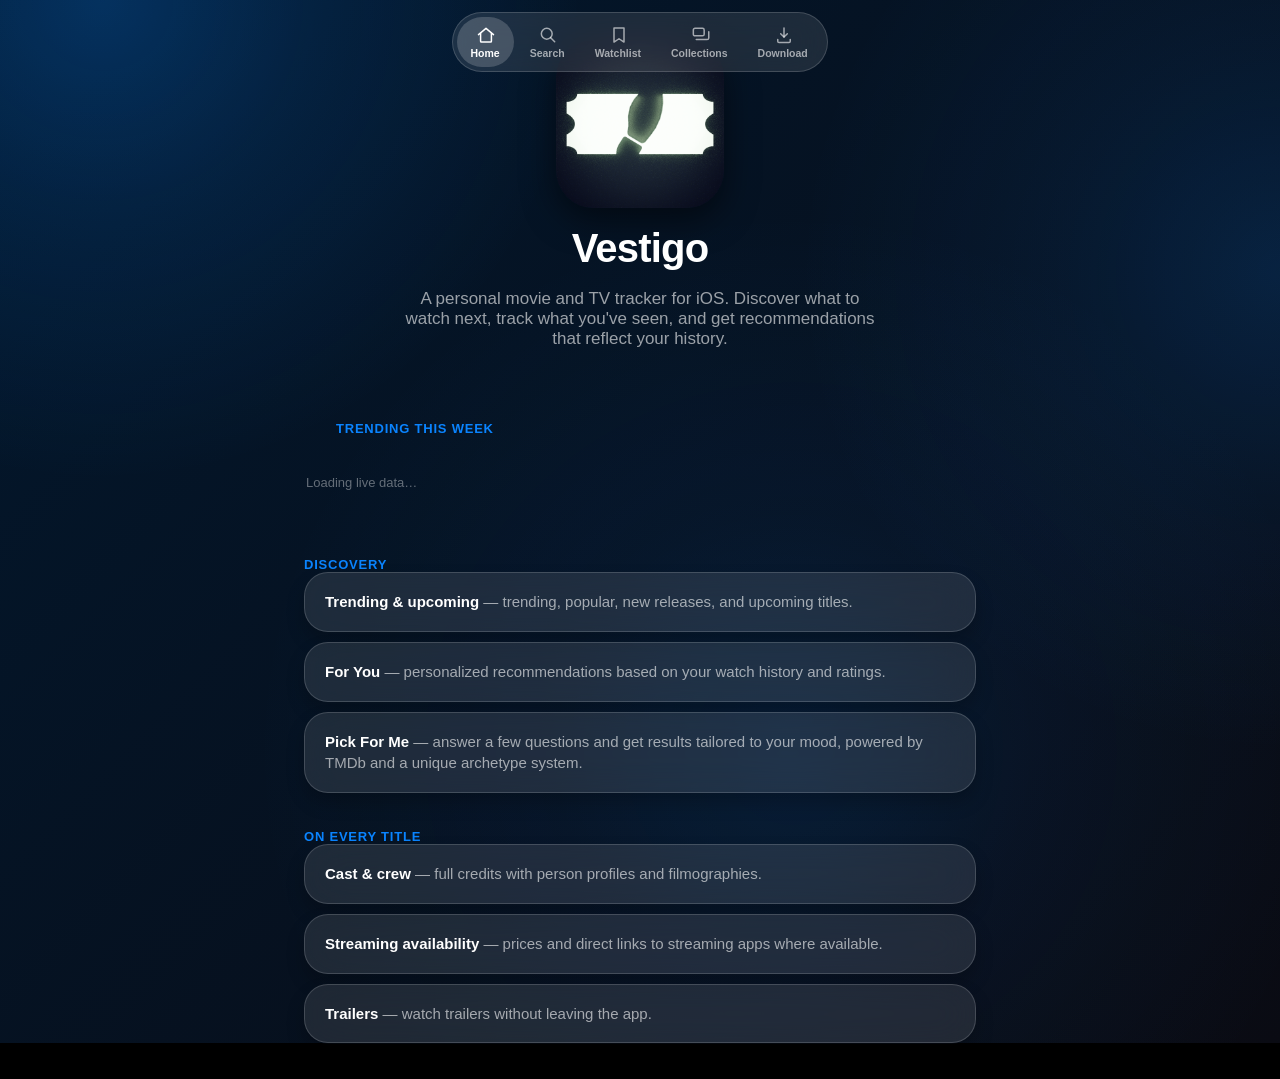
<file: index.html>
<!doctype html>
<html lang="en">
<head>
  <meta charset="utf-8">
  <meta name="viewport" content="width=device-width, initial-scale=1">
  <meta name="theme-color" content="#000000">
  <meta name="description" content="Vestigo — a personal movie and TV tracker for iOS. Discover what to watch next, track what you've seen, and get recommendations that reflect your history.">
  <title>Vestigo — Track what you watch</title>
  <link rel="icon" type="image/png" href="vestigo-app-icon.png">
  <link rel="stylesheet" href="assets/site.css">
  <noscript><style>.fade-in { opacity: 1 !important; transform: none !important; }</style></noscript>
  <style>
    header.hero {
      display: flex;
      flex-direction: column;
      align-items: center;
      text-align: center;
      gap: 18px;
      padding: 40px 0 36px;
    }
    h1.title {
      font-size: clamp(28px, 6vw, 40px);
      font-weight: 800;
      letter-spacing: -0.02em;
      margin: 0;
    }
    p.tagline {
      font-size: 17px;
      color: var(--text-secondary);
      max-width: 480px;
      margin: 0;
    }
    .hero-actions { display: flex; gap: 12px; flex-wrap: wrap; justify-content: center; margin-top: 6px; }

    /* Tab bar — a floating glass capsule at the top, mirroring the app's own
       selectedGlassCapsule pattern (ViewModifiers.swift): an outer translucent
       pill container with an inner pill highlight on the active tab, rather
       than a flat full-width bar. */
    nav.tabs {
      position: fixed;
      top: 0;
      left: 0;
      right: 0;
      z-index: 10;
      display: flex;
      justify-content: center;
      padding: 12px 0;
    }
    .tab-bar {
      display: inline-flex;
      gap: 2px;
      padding: 4px;
      border-radius: var(--radius-pill);
      background: var(--glass-fill);
      border: 1px solid var(--glass-stroke);
      backdrop-filter: blur(20px);
      -webkit-backdrop-filter: blur(20px);
      max-width: 100%;
      overflow-x: auto;
    }
    .tab-btn {
      display: flex;
      flex-direction: column;
      align-items: center;
      gap: 2px;
      border: none;
      background: transparent;
      color: var(--text-secondary);
      font-size: 10.5px;
      font-weight: 600;
      padding: 8px 14px;
      border-radius: calc(var(--radius-pill) - 4px);
      cursor: pointer;
      transition: background-color 200ms ease, color 200ms ease;
      white-space: nowrap;
    }
    .tab-btn svg { width: 20px; height: 20px; flex-shrink: 0; }
    .tab-btn.active { background: rgba(255, 255, 255, 0.18); color: var(--text); }

    section.panel { display: none; }
    section.panel.active { display: block; }

    .feature-group { margin: 36px 0; }
    .feature-group h2 {
      font-size: 13px;
      font-weight: 700;
      text-transform: uppercase;
      letter-spacing: 0.06em;
      color: var(--accent);
      margin: 0;
    }

    /* Section header row — title + chevron, matching MediaSection.swift's
       tappable "Title ... chevron.right" pattern. Tapping expands the row
       below into a full wrapping grid instead of navigating away. */
    .section-header {
      display: flex;
      align-items: center;
      justify-content: space-between;
      gap: 8px;
      cursor: pointer;
      margin: 0 0 14px;
    }
    .section-header .chevron {
      width: 14px;
      height: 14px;
      flex-shrink: 0;
      color: var(--text-tertiary);
      transition: transform 200ms ease;
    }
    .section-header.expanded .chevron { transform: rotate(90deg); }
    .feature-card {
      padding: 18px 20px;
      margin-bottom: 10px;
    }
    .feature-card p { margin: 0; color: var(--text-secondary); font-size: 15px; line-height: 1.45; }
    .feature-card strong { color: var(--text); font-weight: 600; }

    .panel-intro { text-align: center; padding: 44px 0 8px; }
    .panel-intro .icon-badge {
      width: 56px;
      height: 56px;
      border-radius: 16px;
      display: flex;
      align-items: center;
      justify-content: center;
      margin: 0 auto 16px;
      color: var(--accent);
    }
    .panel-intro .icon-badge svg { width: 28px; height: 28px; }
    .panel-intro h1 { font-size: 26px; margin: 0 0 8px; }
    .panel-intro p { color: var(--text-secondary); margin: 0 auto; max-width: 440px; }

    #panel-download .hero { padding-bottom: 8px; }

    /* Horizontally-scrolling rows of real, live TMDb data — see assets/live-data.js.
       Each card links to /media/, the same landing page shared media links use. */
    .media-row {
      display: flex;
      gap: 14px;
      overflow-x: auto;
      scroll-snap-type: x proximity;
      /* Full-bleed: break out of .wrap's centered 720px column on wide
         screens so the row uses the whole viewport width, while padding
         keeps the first card aligned with the text above it. */
      width: 100vw;
      margin-left: calc(50% - 50vw);
      padding: 4px max(32px, calc((100vw - var(--max-width)) / 2 + 24px)) 10px;
    }
    /* Desktop, collapsed: capped to however many cards fit with no scroll
       needed (computed in live-data.js), centered instead of left-anchored. */
    .media-row.media-row-center {
      justify-content: center;
      overflow-x: visible;
    }
    /* Chevron-expanded: show the full fetched list as a wrapping grid. */
    .media-row.media-row-wrap {
      flex-wrap: wrap;
      overflow-x: visible;
      justify-content: center;
    }
    .media-card {
      flex: 0 0 auto;
      width: 120px;
      scroll-snap-align: start;
    }
    .media-card-poster {
      width: 120px;
      height: 180px;
      border-radius: 18%;
      background: var(--glass-fill);
      overflow: hidden;
      box-shadow: 0 8px 18px rgba(0, 0, 0, 0.4);
    }
    .media-card-poster img { width: 100%; height: 100%; object-fit: cover; }
    .media-card-title {
      margin-top: 8px;
      font-size: 12.5px;
      font-weight: 600;
      line-height: 1.3;
      display: -webkit-box;
      -webkit-line-clamp: 2;
      -webkit-box-orient: vertical;
      overflow: hidden;
    }
    .media-card-meta { margin-top: 2px; font-size: 11px; color: var(--text-tertiary); }
    .row-loading, .row-error { padding: 8px 2px; }

    .search-box {
      display: flex;
      gap: 8px;
      margin: 0 0 28px;
    }
    .search-box input {
      flex: 1;
      min-height: 46px;
      padding: 0 18px;
      border-radius: var(--radius-pill);
      border: 1px solid var(--glass-stroke);
      background: var(--glass-fill);
      color: var(--text);
      font-size: 15px;
    }
    .search-box input::placeholder { color: var(--text-tertiary); }
    .search-box input:focus { outline: 2px solid var(--accent); outline-offset: 1px; }

    /* About — mirrors AboutInfoView.swift's Settings > About tab. */
    .about-section {
      text-align: center;
      padding: 8px 0 48px;
      border-top: 1px solid var(--glass-stroke);
      margin-top: 8px;
    }
    .about-section h2 {
      font-size: 22px;
      font-weight: 800;
      margin: 32px 0 4px;
    }
    .about-links { display: flex; gap: 10px; justify-content: center; margin: 18px 0; flex-wrap: wrap; }
    .about-links .btn { padding: 0 18px; min-height: 40px; font-size: 14px; }
    .about-disclaimers {
      display: flex;
      flex-direction: column;
      gap: 8px;
      max-width: 480px;
      margin: 0 auto 32px;
    }
    .about-disclaimers p { margin: 0; font-size: 13px; color: var(--text-tertiary); }
    .attribution-intro { max-width: 480px; margin: 0 auto 20px; }
    .attribution-list { display: flex; flex-direction: column; gap: 14px; max-width: 440px; margin: 0 auto; }
    .attribution-row {
      display: flex;
      flex-direction: column;
      gap: 2px;
      padding: 14px 18px;
      border-radius: 16px;
      transition: background-color 150ms ease;
    }
    .attribution-row:hover { background: rgba(255, 255, 255, 0.06); }
    .attribution-name { font-size: 14px; font-weight: 700; }
    .attribution-desc { font-size: 12.5px; color: var(--text-tertiary); line-height: 1.4; }
  </style>
</head>
<body>
  <nav class="tabs">
    <div class="tab-bar" role="tablist" aria-label="Vestigo site sections">
      <button class="tab-btn active" data-panel="home" role="tab" aria-selected="true">
        <svg viewBox="0 0 24 24" fill="none" stroke="currentColor" stroke-width="1.8" stroke-linecap="round" stroke-linejoin="round"><path d="M3 11.5 12 4l9 7.5"/><path d="M5.5 10v9.5A1 1 0 0 0 6.5 20.5h11a1 1 0 0 0 1-1V10"/></svg>
        <span class="label">Home</span>
      </button>
      <button class="tab-btn" data-panel="search" role="tab" aria-selected="false">
        <svg viewBox="0 0 24 24" fill="none" stroke="currentColor" stroke-width="1.8" stroke-linecap="round" stroke-linejoin="round"><circle cx="10.5" cy="10.5" r="6.5"/><path d="M20 20l-4.8-4.8"/></svg>
        <span class="label">Search</span>
      </button>
      <button class="tab-btn" data-panel="watchlist" role="tab" aria-selected="false">
        <svg viewBox="0 0 24 24" fill="none" stroke="currentColor" stroke-width="1.8" stroke-linecap="round" stroke-linejoin="round"><path d="M6 3.5h12v17l-6-4-6 4z"/></svg>
        <span class="label">Watchlist</span>
      </button>
      <button class="tab-btn" data-panel="collections" role="tab" aria-selected="false">
        <svg viewBox="0 0 24 24" fill="none" stroke="currentColor" stroke-width="1.8" stroke-linecap="round" stroke-linejoin="round"><rect x="4" y="4" width="13" height="9" rx="2"/><path d="M7.5 17.5h13a2 2 0 0 0 2-2V8"/></svg>
        <span class="label">Collections</span>
      </button>
      <button class="tab-btn" data-panel="download" role="tab" aria-selected="false">
        <svg viewBox="0 0 24 24" fill="none" stroke="currentColor" stroke-width="1.8" stroke-linecap="round" stroke-linejoin="round"><path d="M12 3.5v11"/><path d="M8 10.5l4 4 4-4"/><path d="M4.5 17.5v2A1.5 1.5 0 0 0 6 21h12a1.5 1.5 0 0 0 1.5-1.5v-2"/></svg>
        <span class="label">Download</span>
      </button>
    </div>
  </nav>

  <main class="wrap">
    <section id="panel-home" class="panel active">
      <header class="hero fade-in">
        <img src="vestigo-app-icon.png" alt="Vestigo app icon" class="app-icon" width="1024" height="1024">
        <h1 class="title">Vestigo</h1>
        <p class="tagline">A personal movie and TV tracker for iOS. Discover what to watch next, track what you've seen, and get recommendations that reflect your history.</p>
      </header>

      <div class="feature-group fade-in">
        <div class="section-header" data-row="row-trending" role="button" tabindex="0">
          <h2>Trending this week</h2>
          <svg class="chevron" viewBox="0 0 24 24" fill="none" stroke="currentColor" stroke-width="2.2" stroke-linecap="round" stroke-linejoin="round"><path d="M9 6l6 6-6 6"/></svg>
        </div>
        <div class="media-row" id="row-trending"><p class="small row-loading">Loading live data…</p></div>
      </div>

      <div class="feature-group fade-in">
        <h2>Discovery</h2>
        <div class="glass feature-card"><p><strong>Trending &amp; upcoming</strong> — trending, popular, new releases, and upcoming titles.</p></div>
        <div class="glass feature-card"><p><strong>For You</strong> — personalized recommendations based on your watch history and ratings.</p></div>
        <div class="glass feature-card"><p><strong>Pick For Me</strong> — answer a few questions and get results tailored to your mood, powered by TMDb and a unique archetype system.</p></div>
      </div>

      <div class="feature-group fade-in">
        <h2>On every title</h2>
        <div class="glass feature-card"><p><strong>Cast &amp; crew</strong> — full credits with person profiles and filmographies.</p></div>
        <div class="glass feature-card"><p><strong>Streaming availability</strong> — prices and direct links to streaming apps where available.</p></div>
        <div class="glass feature-card"><p><strong>Trailers</strong> — watch trailers without leaving the app.</p></div>
      </div>
    </section>

    <section id="panel-search" class="panel">
      <div class="panel-intro fade-in">
        <div class="icon-badge glass"><svg viewBox="0 0 24 24" fill="none" stroke="currentColor" stroke-width="1.8" stroke-linecap="round" stroke-linejoin="round"><circle cx="10.5" cy="10.5" r="6.5"/><path d="M20 20l-4.8-4.8"/></svg></div>
        <h1>Search</h1>
        <p>Find exactly what you're in the mood for.</p>
      </div>
      <div class="feature-group fade-in">
        <form class="search-box" id="search-form">
          <input type="search" id="search-input" placeholder="Search movies and TV shows" autocomplete="off">
        </form>
        <div class="media-row" id="search-results"></div>
      </div>
    </section>

    <section id="panel-watchlist" class="panel">
      <div class="panel-intro fade-in">
        <div class="icon-badge glass"><svg viewBox="0 0 24 24" fill="none" stroke="currentColor" stroke-width="1.8" stroke-linecap="round" stroke-linejoin="round"><path d="M6 3.5h12v17l-6-4-6 4z"/></svg></div>
        <h1>Watchlist</h1>
        <p>Everything you save shows up here — ratings, watched dates, and episode progress included. Here's what's coming up that's worth adding to yours:</p>
      </div>
      <div class="feature-group fade-in">
        <div class="section-header" data-row="row-upcoming" role="button" tabindex="0">
          <h2>Upcoming releases</h2>
          <svg class="chevron" viewBox="0 0 24 24" fill="none" stroke="currentColor" stroke-width="2.2" stroke-linecap="round" stroke-linejoin="round"><path d="M9 6l6 6-6 6"/></svg>
        </div>
        <div class="media-row" id="row-upcoming"><p class="small row-loading">Loading live data…</p></div>
      </div>
    </section>

    <section id="panel-collections" class="panel">
      <div class="panel-intro fade-in">
        <div class="icon-badge glass"><svg viewBox="0 0 24 24" fill="none" stroke="currentColor" stroke-width="1.8" stroke-linecap="round" stroke-linejoin="round"><rect x="4" y="4" width="13" height="9" rx="2"/><path d="M7.5 17.5h13a2 2 0 0 0 2-2V8"/></svg></div>
        <h1>Collections</h1>
        <p>Organize your library, your way — or let Vestigo group it automatically by franchise. Here's what's popular right now:</p>
      </div>
      <div class="feature-group fade-in">
        <div class="section-header" data-row="row-popular" role="button" tabindex="0">
          <h2>Popular movies</h2>
          <svg class="chevron" viewBox="0 0 24 24" fill="none" stroke="currentColor" stroke-width="2.2" stroke-linecap="round" stroke-linejoin="round"><path d="M9 6l6 6-6 6"/></svg>
        </div>
        <div class="media-row" id="row-popular"><p class="small row-loading">Loading live data…</p></div>
      </div>
    </section>

    <section id="panel-download" class="panel">
      <header class="hero fade-in">
        <img src="vestigo-app-icon.png" alt="Vestigo app icon" class="app-icon" width="1024" height="1024">
        <h1 class="title">Vestigo</h1>
        <p class="tagline">A personal movie and TV tracker for iOS. Discover what to watch next, track what you've seen, and get recommendations that reflect your history.</p>
        <div class="hero-actions">
          <a class="btn btn-primary" href="https://testflight.apple.com/join/zbvP2WEx" target="_blank" rel="noopener noreferrer">Download on TestFlight</a>
        </div>
        <p class="small">iOS 26.0 or later required.</p>
      </header>

      <div class="about-section fade-in">
        <h2>About</h2>
        <p class="sub">Created by Jojo Hyman.</p>
        <div class="about-links">
          <a class="btn btn-ghost" href="https://github.com/Kyrbiis/Vestigo" target="_blank" rel="noopener noreferrer">GitHub</a>
          <a class="btn btn-ghost" href="mailto:vestigosupport@gmail.com">Send Feedback</a>
        </div>
        <div class="about-disclaimers">
          <p>Your library and preferences are stored on-device and in iCloud where enabled.</p>
          <p>Vestigo was vibe coded: AI assisted with code implementation, while the product thinking, decisions, review, and non-coding work were all done by people.</p>
          <p>Vestigo is not affiliated with TMDB, IMDb, OMDb, TheTVDB, Watchmode, YouTube, Wikimedia, or their parent companies.</p>
        </div>

        <p class="sub attribution-intro">Vestigo combines catalog, ratings, recommendations, availability, trailer, and open-knowledge data from the following services:</p>
        <div class="attribution-list">
          <a class="attribution-row" href="https://www.themoviedb.org/" target="_blank" rel="noopener noreferrer">
            <span class="attribution-name">TMDB</span>
            <span class="attribution-desc">This product uses the TMDB API but is not endorsed or certified by TMDB.</span>
          </a>
          <a class="attribution-row" href="https://api.watchmode.com/" target="_blank" rel="noopener noreferrer">
            <span class="attribution-name">Watchmode</span>
            <span class="attribution-desc">Streaming availability and provider data are provided in part by Watchmode.</span>
          </a>
          <a class="attribution-row" href="https://thetvdb.com/" target="_blank" rel="noopener noreferrer">
            <span class="attribution-name">TheTVDB</span>
            <span class="attribution-desc">Series, season, episode, and franchise metadata are provided in part by TheTVDB.</span>
          </a>
          <a class="attribution-row" href="https://www.omdbapi.com/" target="_blank" rel="noopener noreferrer">
            <span class="attribution-name">OMDb</span>
            <span class="attribution-desc">This product uses the OMDb API but is not endorsed or certified by OMDb or IMDb. Ratings and movie data are provided in part by The Open Movie Database and IMDb.</span>
          </a>
          <a class="attribution-row" href="https://www.youtube.com/" target="_blank" rel="noopener noreferrer">
            <span class="attribution-name">YouTube</span>
            <span class="attribution-desc">Trailer playback uses embedded YouTube videos where available.</span>
          </a>
          <a class="attribution-row" href="https://www.amctheatres.com/" target="_blank" rel="noopener noreferrer">
            <span class="attribution-name">AMC Theatres</span>
            <span class="attribution-desc">Cinema showtimes and theatre locations are provided by AMC Theatres.</span>
          </a>
          <a class="attribution-row" href="https://www.wikidata.org/" target="_blank" rel="noopener noreferrer">
            <span class="attribution-name">Wikidata and Wikipedia</span>
            <span class="attribution-desc">Original-media and knowledge links use Wikimedia projects and their content licenses.</span>
          </a>
        </div>
      </div>
    </section>
  </main>

  <script src="assets/site.js"></script>
  <script src="assets/live-data.js"></script>
  <script>
    document.querySelectorAll(".tab-btn").forEach((btn) => {
      btn.addEventListener("click", () => {
        document.querySelectorAll(".tab-btn").forEach((b) => {
          b.classList.remove("active");
          b.setAttribute("aria-selected", "false");
        });
        btn.classList.add("active");
        btn.setAttribute("aria-selected", "true");

        const target = btn.dataset.panel;
        document.querySelectorAll(".panel").forEach((panel) => {
          panel.classList.toggle("active", panel.id === `panel-${target}`);
        });

        window.scrollTo({ top: 0, behavior: "instant" });
        history.replaceState(null, "", target === "home" ? "#" : `#${target}`);
        initFadeInOnScroll();
        loadDataForPanel(target);
      });
    });

    const initialTab = location.hash.replace("#", "") || "home";
    const initialBtn = document.querySelector(`.tab-btn[data-panel="${initialTab}"]`);
    if (initialBtn && initialTab !== "home") initialBtn.click();

    initFadeInOnScroll();
    initSearchBox();
    initSectionHeaders();
    loadDataForPanel(initialTab);

    // nav.tabs is fixed, so it doesn't reserve space in flow — measure it and
    // push content down by exactly that much, keeping it in sync on resize.
    function syncNavOffset() {
      document.body.style.paddingTop = document.querySelector("nav.tabs").offsetHeight + "px";
    }
    syncNavOffset();
    window.addEventListener("resize", syncNavOffset);
  </script>
</body>
</html>
</file>
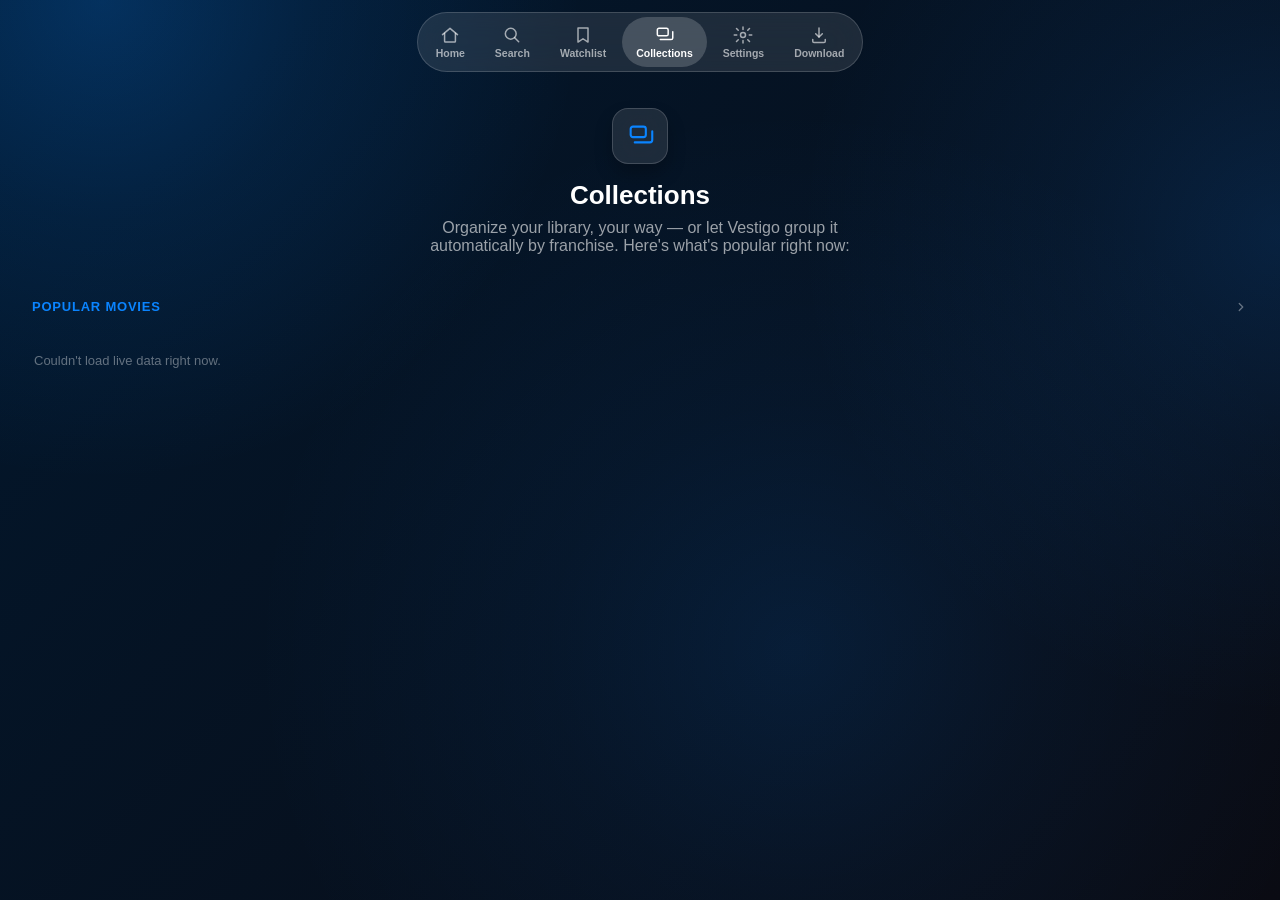
<file: collections/index.html>
<!doctype html>
<html lang="en">
<head>
  <meta charset="utf-8">
  <meta name="viewport" content="width=device-width, initial-scale=0.85, maximum-scale=5">
  <meta name="theme-color" content="#000000">
  <meta name="description" content="Your collections on Vestigo.">
  <title>Collections — Vestigo</title>
  <link rel="icon" type="image/png" href="../vestigo-app-icon.png">
  <link rel="stylesheet" href="../assets/site.css">
  <noscript><style>.fade-in { opacity: 1 !important; transform: none !important; }</style></noscript>
  <style>
    main.wrap { padding-bottom: 40px; }
  </style>
</head>
<body>
  <nav class="tabs">
    <div class="tab-bar" role="tablist" aria-label="Vestigo site sections">
      <a class="tab-btn" href="/">
        <svg viewBox="0 0 24 24" fill="none" stroke="currentColor" stroke-width="1.8" stroke-linecap="round" stroke-linejoin="round"><path d="M3 11.5 12 4l9 7.5"/><path d="M5.5 10v9.5A1 1 0 0 0 6.5 20.5h11a1 1 0 0 0 1-1V10"/></svg>
        <span class="label">Home</span>
      </a>
      <a class="tab-btn" href="/search/">
        <svg viewBox="0 0 24 24" fill="none" stroke="currentColor" stroke-width="1.8" stroke-linecap="round" stroke-linejoin="round"><circle cx="10.5" cy="10.5" r="6.5"/><path d="M20 20l-4.8-4.8"/></svg>
        <span class="label">Search</span>
      </a>
      <a class="tab-btn" href="/watchlist/">
        <svg viewBox="0 0 24 24" fill="none" stroke="currentColor" stroke-width="1.8" stroke-linecap="round" stroke-linejoin="round"><path d="M6 3.5h12v17l-6-4-6 4z"/></svg>
        <span class="label">Watchlist</span>
      </a>
      <a class="tab-btn" href="/collections/">
        <svg viewBox="0 0 24 24" fill="none" stroke="currentColor" stroke-width="1.8" stroke-linecap="round" stroke-linejoin="round"><rect x="4" y="4" width="13" height="9" rx="2"/><path d="M7.5 17.5h13a2 2 0 0 0 2-2V8"/></svg>
        <span class="label">Collections</span>
      </a>
      <a class="tab-btn" href="/settings/">
        <svg viewBox="0 0 24 24" fill="none" stroke="currentColor" stroke-width="1.8" stroke-linecap="round" stroke-linejoin="round"><circle cx="12" cy="12" r="3"/><path d="M12 2.5v3M12 18.5v3M4.2 4.2l2.1 2.1M17.7 17.7l2.1 2.1M1.5 12h3M19.5 12h3M4.2 19.8l2.1-2.1M17.7 6.3l2.1-2.1"/></svg>
        <span class="label">Settings</span>
      </a>
      <a class="tab-btn" href="/download/">
        <svg viewBox="0 0 24 24" fill="none" stroke="currentColor" stroke-width="1.8" stroke-linecap="round" stroke-linejoin="round"><path d="M12 3.5v11"/><path d="M8 10.5l4 4 4-4"/><path d="M4.5 17.5v2A1.5 1.5 0 0 0 6 21h12a1.5 1.5 0 0 0 1.5-1.5v-2"/></svg>
        <span class="label">Download</span>
      </a>
    </div>
  </nav>

  <main class="wrap">
    <div class="panel-intro fade-in">
      <div class="icon-badge glass"><svg viewBox="0 0 24 24" fill="none" stroke="currentColor" stroke-width="1.8" stroke-linecap="round" stroke-linejoin="round"><rect x="4" y="4" width="13" height="9" rx="2"/><path d="M7.5 17.5h13a2 2 0 0 0 2-2V8"/></svg></div>
      <h1>Collections</h1>
      <p>Organize your library, your way — or let Vestigo group it automatically by franchise. Here's what's popular right now:</p>
    </div>
    <div class="feature-group fade-in">
      <div class="section-header" data-row="row-popular" role="button" tabindex="0">
        <h2>Popular movies</h2>
        <svg class="chevron" viewBox="0 0 24 24" fill="none" stroke="currentColor" stroke-width="2.2" stroke-linecap="round" stroke-linejoin="round"><path d="M9 6l6 6-6 6"/></svg>
      </div>
      <div class="media-row" id="row-popular"><p class="small row-loading">Loading live data…</p></div>
    </div>
  </main>

  <script src="../assets/site.js"></script>
  <script src="../assets/live-data.js"></script>
  <script>
    initNavActiveState();
    initNavOffset();
    initFadeInOnScroll();
    initSectionHeaders();
    loadRow("row-popular", "/movie/popular", "movie");
  </script>
</body>
</html>
</file>
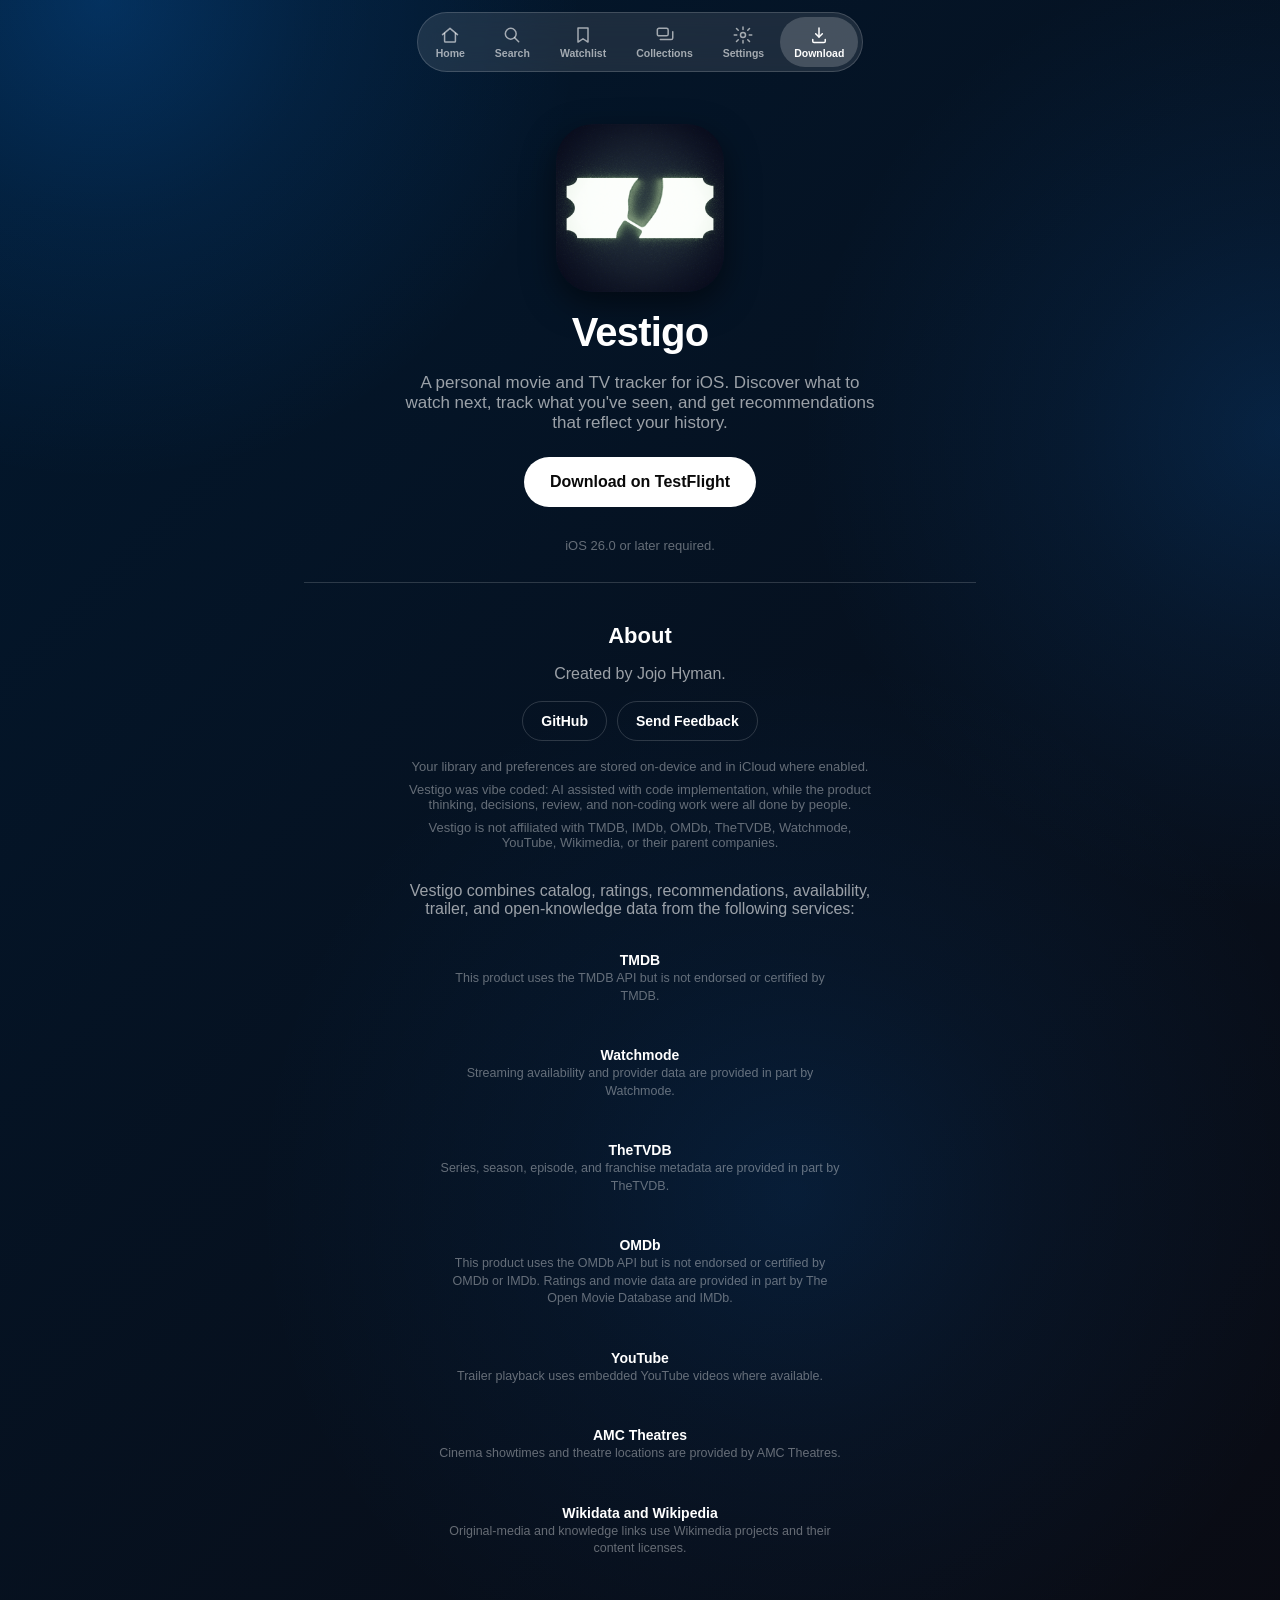
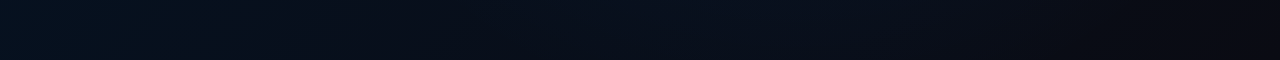
<file: download/index.html>
<!doctype html>
<html lang="en">
<head>
  <meta charset="utf-8">
  <meta name="viewport" content="width=device-width, initial-scale=0.85, maximum-scale=5">
  <meta name="theme-color" content="#000000">
  <meta name="description" content="Download Vestigo on TestFlight.">
  <title>Download — Vestigo</title>
  <link rel="icon" type="image/png" href="../vestigo-app-icon.png">
  <link rel="stylesheet" href="../assets/site.css">
  <noscript><style>.fade-in { opacity: 1 !important; transform: none !important; }</style></noscript>
  <style>
    main.wrap { padding-bottom: 40px; }
    header.hero {
      display: flex;
      flex-direction: column;
      align-items: center;
      text-align: center;
      gap: 18px;
      padding: 40px 0 8px;
    }
    h1.title {
      font-size: clamp(28px, 6vw, 40px);
      font-weight: 800;
      letter-spacing: -0.02em;
      margin: 0;
    }
    p.tagline {
      font-size: 17px;
      color: var(--text-secondary);
      max-width: 480px;
      margin: 0;
    }
    .hero-actions { display: flex; gap: 12px; flex-wrap: wrap; justify-content: center; margin-top: 6px; }

    /* About — mirrors AboutInfoView.swift's Settings > About tab. */
    .about-section {
      text-align: center;
      padding: 8px 0 48px;
      border-top: 1px solid var(--glass-stroke);
      margin-top: 8px;
    }
    .about-section h2 {
      font-size: 22px;
      font-weight: 800;
      margin: 32px 0 4px;
    }
    .about-links { display: flex; gap: 10px; justify-content: center; margin: 18px 0; flex-wrap: wrap; }
    .about-links .btn { padding: 0 18px; min-height: 40px; font-size: 14px; }
    .about-disclaimers {
      display: flex;
      flex-direction: column;
      gap: 8px;
      max-width: 480px;
      margin: 0 auto 32px;
    }
    .about-disclaimers p { margin: 0; font-size: 13px; color: var(--text-tertiary); }
    .attribution-intro { max-width: 480px; margin: 0 auto 20px; }
    .attribution-list { display: flex; flex-direction: column; gap: 14px; max-width: 440px; margin: 0 auto; }
    .attribution-row {
      display: flex;
      flex-direction: column;
      gap: 2px;
      padding: 14px 18px;
      border-radius: 16px;
      transition: background-color 150ms ease;
    }
    .attribution-row:hover { background: rgba(255, 255, 255, 0.06); }
    .attribution-name { font-size: 14px; font-weight: 700; }
    .attribution-desc { font-size: 12.5px; color: var(--text-tertiary); line-height: 1.4; }

    @media (max-width: 480px) {
      header.hero { padding: 26px 0 8px; gap: 14px; }
      h1.title { font-size: 24px; }
      p.tagline { font-size: 15px; }
      .about-section h2 { font-size: 19px; }
    }
  </style>
</head>
<body>
  <nav class="tabs">
    <div class="tab-bar" role="tablist" aria-label="Vestigo site sections">
      <a class="tab-btn" href="/">
        <svg viewBox="0 0 24 24" fill="none" stroke="currentColor" stroke-width="1.8" stroke-linecap="round" stroke-linejoin="round"><path d="M3 11.5 12 4l9 7.5"/><path d="M5.5 10v9.5A1 1 0 0 0 6.5 20.5h11a1 1 0 0 0 1-1V10"/></svg>
        <span class="label">Home</span>
      </a>
      <a class="tab-btn" href="/search/">
        <svg viewBox="0 0 24 24" fill="none" stroke="currentColor" stroke-width="1.8" stroke-linecap="round" stroke-linejoin="round"><circle cx="10.5" cy="10.5" r="6.5"/><path d="M20 20l-4.8-4.8"/></svg>
        <span class="label">Search</span>
      </a>
      <a class="tab-btn" href="/watchlist/">
        <svg viewBox="0 0 24 24" fill="none" stroke="currentColor" stroke-width="1.8" stroke-linecap="round" stroke-linejoin="round"><path d="M6 3.5h12v17l-6-4-6 4z"/></svg>
        <span class="label">Watchlist</span>
      </a>
      <a class="tab-btn" href="/collections/">
        <svg viewBox="0 0 24 24" fill="none" stroke="currentColor" stroke-width="1.8" stroke-linecap="round" stroke-linejoin="round"><rect x="4" y="4" width="13" height="9" rx="2"/><path d="M7.5 17.5h13a2 2 0 0 0 2-2V8"/></svg>
        <span class="label">Collections</span>
      </a>
      <a class="tab-btn" href="/settings/">
        <svg viewBox="0 0 24 24" fill="none" stroke="currentColor" stroke-width="1.8" stroke-linecap="round" stroke-linejoin="round"><circle cx="12" cy="12" r="3"/><path d="M12 2.5v3M12 18.5v3M4.2 4.2l2.1 2.1M17.7 17.7l2.1 2.1M1.5 12h3M19.5 12h3M4.2 19.8l2.1-2.1M17.7 6.3l2.1-2.1"/></svg>
        <span class="label">Settings</span>
      </a>
      <a class="tab-btn" href="/download/">
        <svg viewBox="0 0 24 24" fill="none" stroke="currentColor" stroke-width="1.8" stroke-linecap="round" stroke-linejoin="round"><path d="M12 3.5v11"/><path d="M8 10.5l4 4 4-4"/><path d="M4.5 17.5v2A1.5 1.5 0 0 0 6 21h12a1.5 1.5 0 0 0 1.5-1.5v-2"/></svg>
        <span class="label">Download</span>
      </a>
    </div>
  </nav>

  <main class="wrap">
    <header class="hero fade-in">
      <img src="../vestigo-app-icon.png" alt="Vestigo app icon" class="app-icon" width="1024" height="1024">
      <h1 class="title">Vestigo</h1>
      <p class="tagline">A personal movie and TV tracker for iOS. Discover what to watch next, track what you've seen, and get recommendations that reflect your history.</p>
      <div class="hero-actions">
        <a class="btn btn-primary" href="https://testflight.apple.com/join/zbvP2WEx" target="_blank" rel="noopener noreferrer">Download on TestFlight</a>
      </div>
      <p class="small">iOS 26.0 or later required.</p>
    </header>

    <div class="about-section fade-in">
      <h2>About</h2>
      <p class="sub">Created by Jojo Hyman.</p>
      <div class="about-links">
        <a class="btn btn-ghost" href="https://github.com/Kyrbiis/Vestigo" target="_blank" rel="noopener noreferrer">GitHub</a>
        <a class="btn btn-ghost" href="mailto:vestigosupport@gmail.com">Send Feedback</a>
      </div>
      <div class="about-disclaimers">
        <p>Your library and preferences are stored on-device and in iCloud where enabled.</p>
        <p>Vestigo was vibe coded: AI assisted with code implementation, while the product thinking, decisions, review, and non-coding work were all done by people.</p>
        <p>Vestigo is not affiliated with TMDB, IMDb, OMDb, TheTVDB, Watchmode, YouTube, Wikimedia, or their parent companies.</p>
      </div>

      <p class="sub attribution-intro">Vestigo combines catalog, ratings, recommendations, availability, trailer, and open-knowledge data from the following services:</p>
      <div class="attribution-list">
        <a class="attribution-row" href="https://www.themoviedb.org/" target="_blank" rel="noopener noreferrer">
          <span class="attribution-name">TMDB</span>
          <span class="attribution-desc">This product uses the TMDB API but is not endorsed or certified by TMDB.</span>
        </a>
        <a class="attribution-row" href="https://api.watchmode.com/" target="_blank" rel="noopener noreferrer">
          <span class="attribution-name">Watchmode</span>
          <span class="attribution-desc">Streaming availability and provider data are provided in part by Watchmode.</span>
        </a>
        <a class="attribution-row" href="https://thetvdb.com/" target="_blank" rel="noopener noreferrer">
          <span class="attribution-name">TheTVDB</span>
          <span class="attribution-desc">Series, season, episode, and franchise metadata are provided in part by TheTVDB.</span>
        </a>
        <a class="attribution-row" href="https://www.omdbapi.com/" target="_blank" rel="noopener noreferrer">
          <span class="attribution-name">OMDb</span>
          <span class="attribution-desc">This product uses the OMDb API but is not endorsed or certified by OMDb or IMDb. Ratings and movie data are provided in part by The Open Movie Database and IMDb.</span>
        </a>
        <a class="attribution-row" href="https://www.youtube.com/" target="_blank" rel="noopener noreferrer">
          <span class="attribution-name">YouTube</span>
          <span class="attribution-desc">Trailer playback uses embedded YouTube videos where available.</span>
        </a>
        <a class="attribution-row" href="https://www.amctheatres.com/" target="_blank" rel="noopener noreferrer">
          <span class="attribution-name">AMC Theatres</span>
          <span class="attribution-desc">Cinema showtimes and theatre locations are provided by AMC Theatres.</span>
        </a>
        <a class="attribution-row" href="https://www.wikidata.org/" target="_blank" rel="noopener noreferrer">
          <span class="attribution-name">Wikidata and Wikipedia</span>
          <span class="attribution-desc">Original-media and knowledge links use Wikimedia projects and their content licenses.</span>
        </a>
      </div>
    </div>
  </main>

  <script src="../assets/site.js"></script>
  <script>
    initNavActiveState();
    initNavOffset();
    initFadeInOnScroll();
  </script>
</body>
</html>
</file>
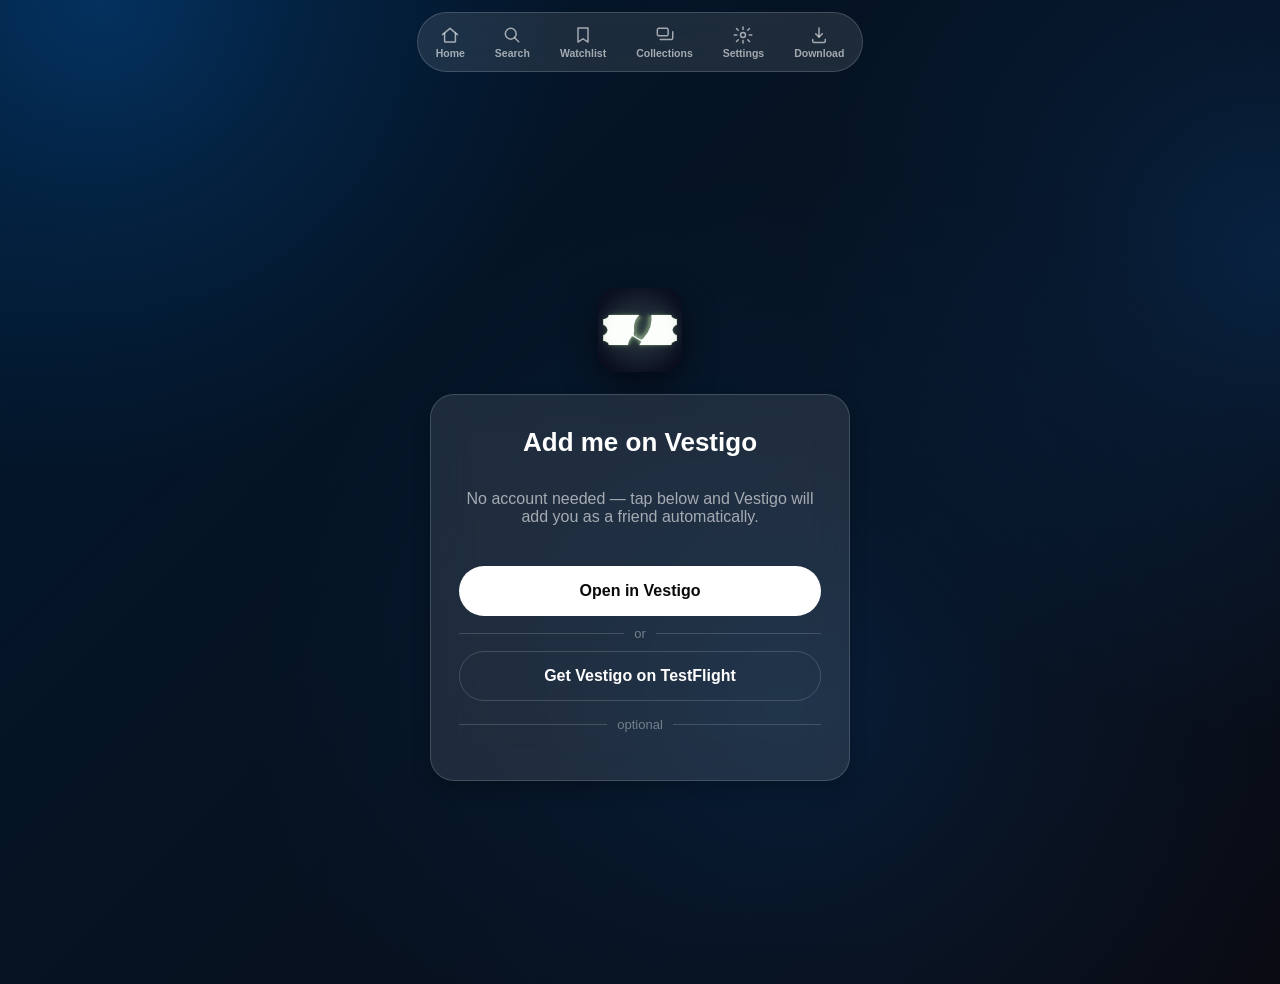
<file: friend/index.html>
<!doctype html>
<html lang="en">
<head>
  <meta charset="utf-8">
  <meta name="viewport" content="width=device-width, initial-scale=0.85, maximum-scale=5">
  <meta name="theme-color" content="#000000">
  <meta name="description" content="Add a friend on Vestigo.">
  <title>Add me on Vestigo</title>
  <link rel="icon" type="image/png" href="../vestigo-app-icon.png">
  <link rel="stylesheet" href="../assets/site.css">
  <meta name="appleid-signin-client-id" content="com.jojovestigo.web">
  <meta name="appleid-signin-scope" content="name">
  <meta name="appleid-signin-redirect-uri" content="https://vestigo-app.com/friend">
  <meta name="appleid-signin-use-popup" content="true">
  <style>
    main.card-page {
      min-height: 100svh;
      display: flex;
      flex-direction: column;
      align-items: center;
      justify-content: center;
      text-align: center;
      padding: 40px 24px;
      gap: 22px;
    }
    .glass.invite-card {
      width: 100%;
      max-width: 420px;
      padding: 32px 28px;
      display: flex;
      flex-direction: column;
      align-items: center;
      gap: 16px;
    }
    h1.title { font-size: 26px; font-weight: 800; margin: 0; }
    .actions { display: flex; flex-direction: column; gap: 10px; width: 100%; margin-top: 8px; }
    .divider { display: flex; align-items: center; gap: 10px; color: var(--text-tertiary); font-size: 13px; width: 100%; }
    .divider::before, .divider::after { content: ""; flex: 1; height: 1px; background: var(--glass-stroke); }
    #apple-signin { display: flex; justify-content: center; }
    @media (max-width: 480px) {
      h1.title { font-size: 22px; }
    }
  </style>
</head>
<body>
  <nav class="tabs">
    <div class="tab-bar" role="tablist" aria-label="Vestigo site sections">
      <a class="tab-btn" href="/">
        <svg viewBox="0 0 24 24" fill="none" stroke="currentColor" stroke-width="1.8" stroke-linecap="round" stroke-linejoin="round"><path d="M3 11.5 12 4l9 7.5"/><path d="M5.5 10v9.5A1 1 0 0 0 6.5 20.5h11a1 1 0 0 0 1-1V10"/></svg>
        <span class="label">Home</span>
      </a>
      <a class="tab-btn" href="/search/">
        <svg viewBox="0 0 24 24" fill="none" stroke="currentColor" stroke-width="1.8" stroke-linecap="round" stroke-linejoin="round"><circle cx="10.5" cy="10.5" r="6.5"/><path d="M20 20l-4.8-4.8"/></svg>
        <span class="label">Search</span>
      </a>
      <a class="tab-btn" href="/watchlist/">
        <svg viewBox="0 0 24 24" fill="none" stroke="currentColor" stroke-width="1.8" stroke-linecap="round" stroke-linejoin="round"><path d="M6 3.5h12v17l-6-4-6 4z"/></svg>
        <span class="label">Watchlist</span>
      </a>
      <a class="tab-btn" href="/collections/">
        <svg viewBox="0 0 24 24" fill="none" stroke="currentColor" stroke-width="1.8" stroke-linecap="round" stroke-linejoin="round"><rect x="4" y="4" width="13" height="9" rx="2"/><path d="M7.5 17.5h13a2 2 0 0 0 2-2V8"/></svg>
        <span class="label">Collections</span>
      </a>
      <a class="tab-btn" href="/settings/">
        <svg viewBox="0 0 24 24" fill="none" stroke="currentColor" stroke-width="1.8" stroke-linecap="round" stroke-linejoin="round"><circle cx="12" cy="12" r="3"/><path d="M12 2.5v3M12 18.5v3M4.2 4.2l2.1 2.1M17.7 17.7l2.1 2.1M1.5 12h3M19.5 12h3M4.2 19.8l2.1-2.1M17.7 6.3l2.1-2.1"/></svg>
        <span class="label">Settings</span>
      </a>
      <a class="tab-btn" href="/download/">
        <svg viewBox="0 0 24 24" fill="none" stroke="currentColor" stroke-width="1.8" stroke-linecap="round" stroke-linejoin="round"><path d="M12 3.5v11"/><path d="M8 10.5l4 4 4-4"/><path d="M4.5 17.5v2A1.5 1.5 0 0 0 6 21h12a1.5 1.5 0 0 0 1.5-1.5v-2"/></svg>
        <span class="label">Download</span>
      </a>
    </div>
  </nav>

  <main class="card-page">
    <img src="../vestigo-app-icon.png" alt="Vestigo" class="app-icon" width="1024" height="1024" style="width: 84px;">
    <div class="glass invite-card fade-in is-visible">
      <h1 class="title" id="heading">Add me on Vestigo</h1>
      <p class="sub" id="subtitle">No account needed — tap below and Vestigo will add you as a friend automatically.</p>

      <div class="actions">
        <button class="btn btn-primary btn-block" id="open-app-btn">Open in Vestigo</button>
        <div class="divider">or</div>
        <a class="btn btn-ghost btn-block" href="https://testflight.apple.com/join/zbvP2WEx" target="_blank" rel="noopener noreferrer">Get Vestigo on TestFlight</a>
      </div>

      <div class="divider">optional</div>
      <div id="apple-signin" data-color="white" data-border="true" data-type="continue"></div>
    </div>
  </main>

  <script src="https://appleid.cdn-apple.com/appleauth/static/jsapi/appleid/1/en_US/appleid.auth.js" async></script>
  <script src="../assets/site.js"></script>
  <script>
    const params = new URLSearchParams(window.location.search);
    const inviterName = params.get("name");
    if (inviterName) {
      document.getElementById("heading").textContent = `${inviterName} wants to add you on Vestigo`;
      document.getElementById("subtitle").textContent = "No account needed — tap below and you'll both be added as friends automatically.";
    }

    function deepLinkURL() {
      return "vestigo://friend" + window.location.search;
    }

    // Only fires on a tap — visiting this page should never force-launch the
    // app on its own. If the app is installed, iOS intercepts the original
    // universal link tap before this page even loads.
    document.getElementById("open-app-btn").addEventListener("click", () => {
      openInVestigoWithFallback(deepLinkURL());
    });

    initAppleSignIn({
      onIdentity: ({ givenName }) => {
        if (givenName) {
          document.getElementById("heading").textContent = `Welcome, ${givenName}`;
        }
        openInVestigoWithFallback(deepLinkURL());
      },
    });

    initFadeInOnScroll();
    initNavOffset();
    initNavActiveState();
  </script>
</body>
</html>
</file>
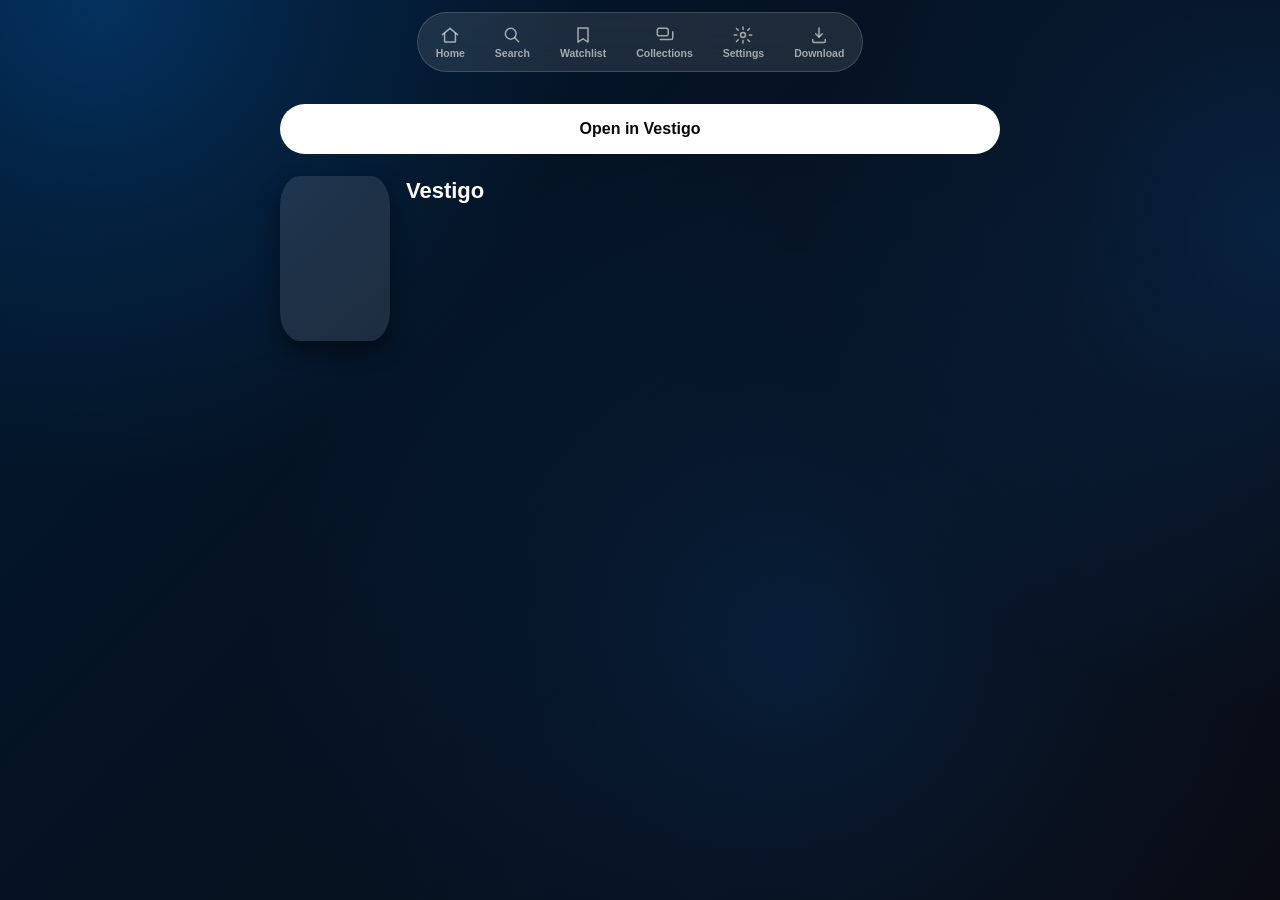
<file: media/index.html>
<!doctype html>
<html lang="en">
<head>
  <meta charset="utf-8">
  <meta name="viewport" content="width=device-width, initial-scale=0.85, maximum-scale=5">
  <meta name="theme-color" content="#000000">
  <meta name="description" content="Check this out on Vestigo.">
  <title>Vestigo</title>
  <link rel="icon" type="image/png" href="../vestigo-app-icon.png">
  <link rel="stylesheet" href="../assets/site.css">
  <style>
    main.detail-page { padding: 20px 0 60px; }

    .open-app-bar { margin-bottom: 22px; }

    .detail-header { display: flex; gap: 16px; align-items: flex-start; margin-bottom: 22px; }
    .detail-poster {
      width: 110px;
      flex-shrink: 0;
      aspect-ratio: 2 / 3;
      border-radius: 18%;
      overflow: hidden;
      background: var(--glass-fill);
      box-shadow: 0 10px 22px rgba(0, 0, 0, 0.45);
    }
    .detail-poster img { width: 100%; height: 100%; object-fit: cover; }
    .detail-info { flex: 1; min-width: 0; padding-top: 2px; }
    .detail-info h1 { font-size: 22px; font-weight: 800; margin: 0 0 6px; line-height: 1.2; }
    .detail-meta { color: var(--text-secondary); font-size: 13.5px; line-height: 1.55; }

    .detail-overview { margin: 0 0 8px; font-size: 15px; line-height: 1.55; color: var(--text-secondary); }
    .imdb-link { display: inline-block; margin-bottom: 28px; font-size: 13px; font-weight: 700; color: var(--accent); }

    .cast-card { flex: 0 0 auto; width: 84px; text-align: center; }
    .cast-photo {
      width: 84px;
      height: 84px;
      border-radius: 50%;
      overflow: hidden;
      background: var(--glass-fill);
    }
    .cast-photo img { width: 100%; height: 100%; object-fit: cover; }
    .cast-name { margin-top: 8px; font-size: 11.5px; font-weight: 600; line-height: 1.3; }
    .cast-role { font-size: 10.5px; color: var(--text-tertiary); line-height: 1.3; }

    .trailer-wrap {
      position: relative;
      width: 100%;
      aspect-ratio: 16 / 9;
      border-radius: 18px;
      overflow: hidden;
      background: var(--glass-fill);
    }
    .trailer-wrap iframe { width: 100%; height: 100%; border: 0; display: block; }

    .provider-list { display: flex; flex-direction: column; gap: 8px; }
    .provider-row {
      display: flex;
      align-items: center;
      gap: 12px;
      padding: 12px 14px;
    }
    .provider-logo {
      width: 44px;
      height: 44px;
      border-radius: 12px;
      overflow: hidden;
      background: var(--glass-fill);
      flex-shrink: 0;
    }
    .provider-logo img { width: 100%; height: 100%; object-fit: cover; }
    .provider-name { font-size: 14px; font-weight: 600; }
    .provider-type { font-size: 12px; color: var(--text-tertiary); }

    .skeleton-line {
      height: 14px;
      border-radius: 7px;
      background: var(--glass-fill);
      margin-bottom: 8px;
    }

    @media (max-width: 480px) {
      .detail-poster { width: 92px; }
      .detail-info h1 { font-size: 19px; }
      .detail-meta { font-size: 12.5px; }
      .detail-overview { font-size: 14px; }
      .cast-card { width: 74px; }
      .cast-photo { width: 74px; height: 74px; }
    }
  </style>
</head>
<body>
  <nav class="tabs">
    <div class="tab-bar" role="tablist" aria-label="Vestigo site sections">
      <a class="tab-btn" href="/">
        <svg viewBox="0 0 24 24" fill="none" stroke="currentColor" stroke-width="1.8" stroke-linecap="round" stroke-linejoin="round"><path d="M3 11.5 12 4l9 7.5"/><path d="M5.5 10v9.5A1 1 0 0 0 6.5 20.5h11a1 1 0 0 0 1-1V10"/></svg>
        <span class="label">Home</span>
      </a>
      <a class="tab-btn" href="/search/">
        <svg viewBox="0 0 24 24" fill="none" stroke="currentColor" stroke-width="1.8" stroke-linecap="round" stroke-linejoin="round"><circle cx="10.5" cy="10.5" r="6.5"/><path d="M20 20l-4.8-4.8"/></svg>
        <span class="label">Search</span>
      </a>
      <a class="tab-btn" href="/watchlist/">
        <svg viewBox="0 0 24 24" fill="none" stroke="currentColor" stroke-width="1.8" stroke-linecap="round" stroke-linejoin="round"><path d="M6 3.5h12v17l-6-4-6 4z"/></svg>
        <span class="label">Watchlist</span>
      </a>
      <a class="tab-btn" href="/collections/">
        <svg viewBox="0 0 24 24" fill="none" stroke="currentColor" stroke-width="1.8" stroke-linecap="round" stroke-linejoin="round"><rect x="4" y="4" width="13" height="9" rx="2"/><path d="M7.5 17.5h13a2 2 0 0 0 2-2V8"/></svg>
        <span class="label">Collections</span>
      </a>
      <a class="tab-btn" href="/settings/">
        <svg viewBox="0 0 24 24" fill="none" stroke="currentColor" stroke-width="1.8" stroke-linecap="round" stroke-linejoin="round"><circle cx="12" cy="12" r="3"/><path d="M12 2.5v3M12 18.5v3M4.2 4.2l2.1 2.1M17.7 17.7l2.1 2.1M1.5 12h3M19.5 12h3M4.2 19.8l2.1-2.1M17.7 6.3l2.1-2.1"/></svg>
        <span class="label">Settings</span>
      </a>
      <a class="tab-btn" href="/download/">
        <svg viewBox="0 0 24 24" fill="none" stroke="currentColor" stroke-width="1.8" stroke-linecap="round" stroke-linejoin="round"><path d="M12 3.5v11"/><path d="M8 10.5l4 4 4-4"/><path d="M4.5 17.5v2A1.5 1.5 0 0 0 6 21h12a1.5 1.5 0 0 0 1.5-1.5v-2"/></svg>
        <span class="label">Download</span>
      </a>
    </div>
  </nav>

  <main class="wrap detail-page">
    <div class="open-app-bar">
      <button class="btn btn-primary btn-block" id="open-app-btn">Open in Vestigo</button>
    </div>

    <div class="detail-header">
      <div class="detail-poster" id="poster"></div>
      <div class="detail-info">
        <h1 id="detail-title">Loading…</h1>
        <div class="detail-meta" id="detail-meta"></div>
      </div>
    </div>

    <p class="detail-overview" id="detail-overview"></p>
    <a class="imdb-link" id="imdb-link" href="#" target="_blank" rel="noopener noreferrer" style="display: none;">View on IMDb →</a>

    <div class="feature-group" id="cast-section" style="display: none;">
      <h2>Cast</h2>
      <div class="media-row" id="row-cast"></div>
    </div>

    <div class="feature-group" id="trailer-section" style="display: none;">
      <h2>Trailer</h2>
      <div class="trailer-wrap" id="trailer-wrap"></div>
    </div>

    <div class="feature-group" id="providers-section" style="display: none;">
      <h2>Where to watch</h2>
      <div class="provider-list glass" id="provider-list"></div>
    </div>

    <div class="feature-group" id="similar-section" style="display: none;">
      <h2>More like this</h2>
      <div class="media-row" id="row-similar"></div>
    </div>
  </main>

  <script src="../assets/site.js"></script>
  <script src="../assets/live-data.js"></script>
  <script>
    const params = new URLSearchParams(window.location.search);
    const id = params.get("id");
    const kind = params.get("kind") === "tv" ? "tv" : "movie";

    function deepLinkURL() {
      return `vestigo://media?id=${encodeURIComponent(id ?? "")}&kind=${encodeURIComponent(kind)}`;
    }

    // Only fires on a tap — visiting this page should never force-launch the
    // app on its own. Tries the app, falls back to TestFlight automatically
    // if it doesn't open (see openInVestigoWithFallback in site.js).
    document.getElementById("open-app-btn").addEventListener("click", () => {
      openInVestigoWithFallback(deepLinkURL());
    });

    function regionGuess() {
      const parts = (navigator.language || "en-US").split("-");
      return (parts[1] || "US").toUpperCase();
    }

    function castCardHTML(person) {
      const photo = person.profile_path
        ? `<img src="https://image.tmdb.org/t/p/w185${person.profile_path}" alt="" loading="lazy">`
        : "";
      return `
        <div class="cast-card">
          <div class="cast-photo">${photo}</div>
          <div class="cast-name">${escapeHTML(person.name ?? "")}</div>
          <div class="cast-role">${escapeHTML(person.character ?? person.job ?? "")}</div>
        </div>
      `;
    }

    function pickTrailer(videos) {
      const results = videos?.results ?? [];
      const trailers = results.filter((v) => v.site === "YouTube" && v.type === "Trailer");
      return trailers.find((v) => v.official) ?? trailers[0] ?? results.find((v) => v.site === "YouTube") ?? null;
    }

    function providerRowHTML(provider, region) {
      const logo = provider.logo_path
        ? `<img src="https://image.tmdb.org/t/p/w154${provider.logo_path}" alt="" loading="lazy">`
        : "";
      return `
        <div class="provider-row">
          <div class="provider-logo">${logo}</div>
          <div>
            <div class="provider-name">${escapeHTML(provider.provider_name ?? "")}</div>
            <div class="provider-type">Streaming in ${region}</div>
          </div>
        </div>
      `;
    }

    async function loadDetail() {
      if (!id || !/^\d+$/.test(id)) {
        document.getElementById("detail-title").textContent = "Vestigo";
        return;
      }
      const region = regionGuess();
      try {
        const append = kind === "movie"
          ? "credits,videos,similar,recommendations,external_ids,release_dates,watch/providers"
          : "credits,videos,similar,recommendations,external_ids,content_ratings,watch/providers";
        const url = `${TMDB_BACKEND}/tmdb-proxy?path=${encodeURIComponent(`/${kind}/${id}`)}&append_to_response=${encodeURIComponent(append)}`;
        const response = await fetch(url);
        if (!response.ok) throw new Error(`HTTP ${response.status}`);
        const data = await response.json();

        const title = data.title ?? data.name ?? "Untitled";
        document.title = `${title} — Vestigo`;
        document.getElementById("detail-title").textContent = title;

        const releaseDate = data.release_date ?? data.first_air_date ?? "";
        const year = releaseDate ? releaseDate.slice(0, 4) : null;
        const runtime = kind === "movie"
          ? (data.runtime ? `${data.runtime} min` : null)
          : (data.number_of_seasons ? `${data.number_of_seasons} season${data.number_of_seasons === 1 ? "" : "s"}` : null);
        const genres = (data.genres ?? []).slice(0, 3).map((g) => g.name);
        const rating = typeof data.vote_average === "number" && data.vote_average > 0 ? `★ ${data.vote_average.toFixed(1)}` : null;
        document.getElementById("detail-meta").textContent = [
          kind === "tv" ? "TV Series" : "Movie", year, runtime, ...genres, rating,
        ].filter(Boolean).join(" · ");

        if (data.poster_path) {
          document.getElementById("poster").innerHTML =
            `<img src="https://image.tmdb.org/t/p/w342${data.poster_path}" alt="${escapeHTML(title)}">`;
        }

        document.getElementById("detail-overview").textContent = data.overview ?? "";

        const imdbID = data.external_ids?.imdb_id;
        if (imdbID) {
          const link = document.getElementById("imdb-link");
          link.href = `https://www.imdb.com/title/${imdbID}/`;
          link.style.display = "inline-block";
        }

        const cast = (data.credits?.cast ?? []).slice(0, 15);
        if (cast.length) {
          document.getElementById("row-cast").innerHTML = cast.map(castCardHTML).join("");
          document.getElementById("cast-section").style.display = "";
        }

        const trailer = pickTrailer(data.videos);
        if (trailer) {
          document.getElementById("trailer-wrap").innerHTML =
            `<iframe src="https://www.youtube-nocookie.com/embed/${trailer.key}" title="Trailer" allow="accelerometer; autoplay; clipboard-write; encrypted-media; gyroscope; picture-in-picture" allowfullscreen loading="lazy"></iframe>`;
          document.getElementById("trailer-section").style.display = "";
        }

        const providersByRegion = data["watch/providers"]?.results ?? {};
        const regionProviders = providersByRegion[region] ?? providersByRegion.US;
        if (regionProviders) {
          const seen = new Set();
          const combined = [
            ...(regionProviders.flatrate ?? []),
            ...(regionProviders.free ?? []),
            ...(regionProviders.ads ?? []),
          ].filter((p) => {
            if (seen.has(p.provider_id)) return false;
            seen.add(p.provider_id);
            return true;
          });
          if (combined.length) {
            document.getElementById("provider-list").innerHTML =
              combined.map((p) => providerRowHTML(p, regionProviders === providersByRegion.US ? "US" : region)).join("");
            document.getElementById("providers-section").style.display = "";
          }
        }

        const seenSimilar = new Set();
        const similar = [...(data.recommendations?.results ?? []), ...(data.similar?.results ?? [])]
          .filter((item) => {
            if (seenSimilar.has(item.id)) return false;
            seenSimilar.add(item.id);
            return true;
          })
          .slice(0, 12);
        if (similar.length) {
          document.getElementById("row-similar").innerHTML =
            similar.map((item) => mediaCardHTML(item, kind)).join("");
          document.getElementById("similar-section").style.display = "";
        }
      } catch (err) {
        console.warn("Couldn't load media details:", err);
        document.getElementById("detail-title").textContent = "Check this out on Vestigo";
      }
    }

    loadDetail();
    initNavOffset();
    initNavActiveState();
  </script>
</body>
</html>
</file>
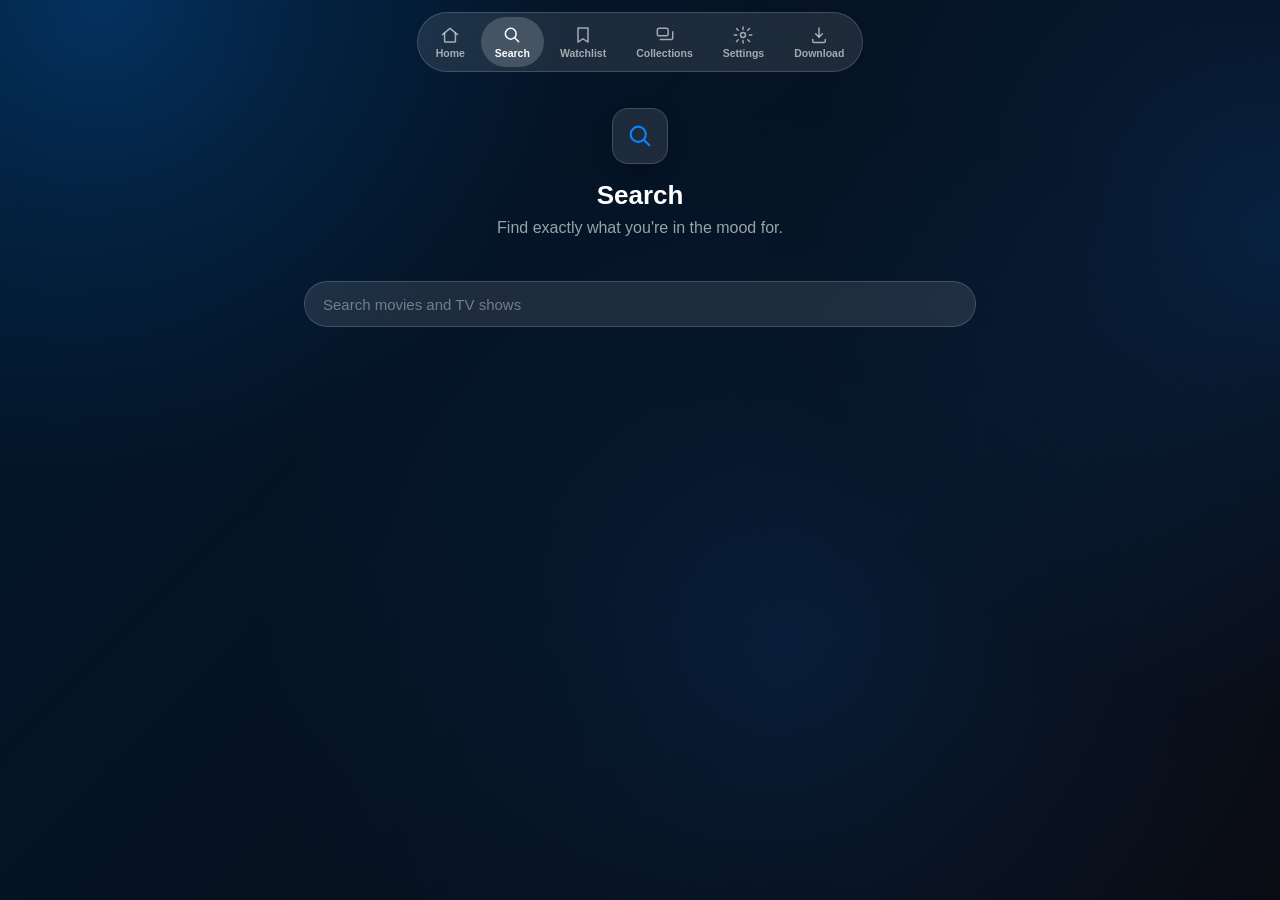
<file: search/index.html>
<!doctype html>
<html lang="en">
<head>
  <meta charset="utf-8">
  <meta name="viewport" content="width=device-width, initial-scale=0.85, maximum-scale=5">
  <meta name="theme-color" content="#000000">
  <meta name="description" content="Search movies and TV shows on Vestigo.">
  <title>Search — Vestigo</title>
  <link rel="icon" type="image/png" href="../vestigo-app-icon.png">
  <link rel="stylesheet" href="../assets/site.css">
  <noscript><style>.fade-in { opacity: 1 !important; transform: none !important; }</style></noscript>
  <style>
    main.wrap { padding-bottom: 40px; }
    .search-box {
      display: flex;
      gap: 8px;
      margin: 0 0 28px;
    }
    .search-box input {
      flex: 1;
      min-height: 46px;
      padding: 0 18px;
      border-radius: var(--radius-pill);
      border: 1px solid var(--glass-stroke);
      background: var(--glass-fill);
      color: var(--text);
      font-size: 15px;
    }
    .search-box input::placeholder { color: var(--text-tertiary); }
    .search-box input:focus { outline: 2px solid var(--accent); outline-offset: 1px; }
  </style>
</head>
<body>
  <nav class="tabs">
    <div class="tab-bar" role="tablist" aria-label="Vestigo site sections">
      <a class="tab-btn" href="/">
        <svg viewBox="0 0 24 24" fill="none" stroke="currentColor" stroke-width="1.8" stroke-linecap="round" stroke-linejoin="round"><path d="M3 11.5 12 4l9 7.5"/><path d="M5.5 10v9.5A1 1 0 0 0 6.5 20.5h11a1 1 0 0 0 1-1V10"/></svg>
        <span class="label">Home</span>
      </a>
      <a class="tab-btn" href="/search/">
        <svg viewBox="0 0 24 24" fill="none" stroke="currentColor" stroke-width="1.8" stroke-linecap="round" stroke-linejoin="round"><circle cx="10.5" cy="10.5" r="6.5"/><path d="M20 20l-4.8-4.8"/></svg>
        <span class="label">Search</span>
      </a>
      <a class="tab-btn" href="/watchlist/">
        <svg viewBox="0 0 24 24" fill="none" stroke="currentColor" stroke-width="1.8" stroke-linecap="round" stroke-linejoin="round"><path d="M6 3.5h12v17l-6-4-6 4z"/></svg>
        <span class="label">Watchlist</span>
      </a>
      <a class="tab-btn" href="/collections/">
        <svg viewBox="0 0 24 24" fill="none" stroke="currentColor" stroke-width="1.8" stroke-linecap="round" stroke-linejoin="round"><rect x="4" y="4" width="13" height="9" rx="2"/><path d="M7.5 17.5h13a2 2 0 0 0 2-2V8"/></svg>
        <span class="label">Collections</span>
      </a>
      <a class="tab-btn" href="/settings/">
        <svg viewBox="0 0 24 24" fill="none" stroke="currentColor" stroke-width="1.8" stroke-linecap="round" stroke-linejoin="round"><circle cx="12" cy="12" r="3"/><path d="M12 2.5v3M12 18.5v3M4.2 4.2l2.1 2.1M17.7 17.7l2.1 2.1M1.5 12h3M19.5 12h3M4.2 19.8l2.1-2.1M17.7 6.3l2.1-2.1"/></svg>
        <span class="label">Settings</span>
      </a>
      <a class="tab-btn" href="/download/">
        <svg viewBox="0 0 24 24" fill="none" stroke="currentColor" stroke-width="1.8" stroke-linecap="round" stroke-linejoin="round"><path d="M12 3.5v11"/><path d="M8 10.5l4 4 4-4"/><path d="M4.5 17.5v2A1.5 1.5 0 0 0 6 21h12a1.5 1.5 0 0 0 1.5-1.5v-2"/></svg>
        <span class="label">Download</span>
      </a>
    </div>
  </nav>

  <main class="wrap">
    <div class="panel-intro fade-in">
      <div class="icon-badge glass"><svg viewBox="0 0 24 24" fill="none" stroke="currentColor" stroke-width="1.8" stroke-linecap="round" stroke-linejoin="round"><circle cx="10.5" cy="10.5" r="6.5"/><path d="M20 20l-4.8-4.8"/></svg></div>
      <h1>Search</h1>
      <p>Find exactly what you're in the mood for.</p>
    </div>
    <div class="feature-group fade-in">
      <form class="search-box" id="search-form">
        <input type="search" id="search-input" placeholder="Search movies and TV shows" autocomplete="off">
      </form>
      <div class="media-row" id="search-results"></div>
    </div>
  </main>

  <script src="../assets/site.js"></script>
  <script src="../assets/live-data.js"></script>
  <script>
    initNavActiveState();
    initNavOffset();
    initFadeInOnScroll();
    initSearchBox();
  </script>
</body>
</html>
</file>
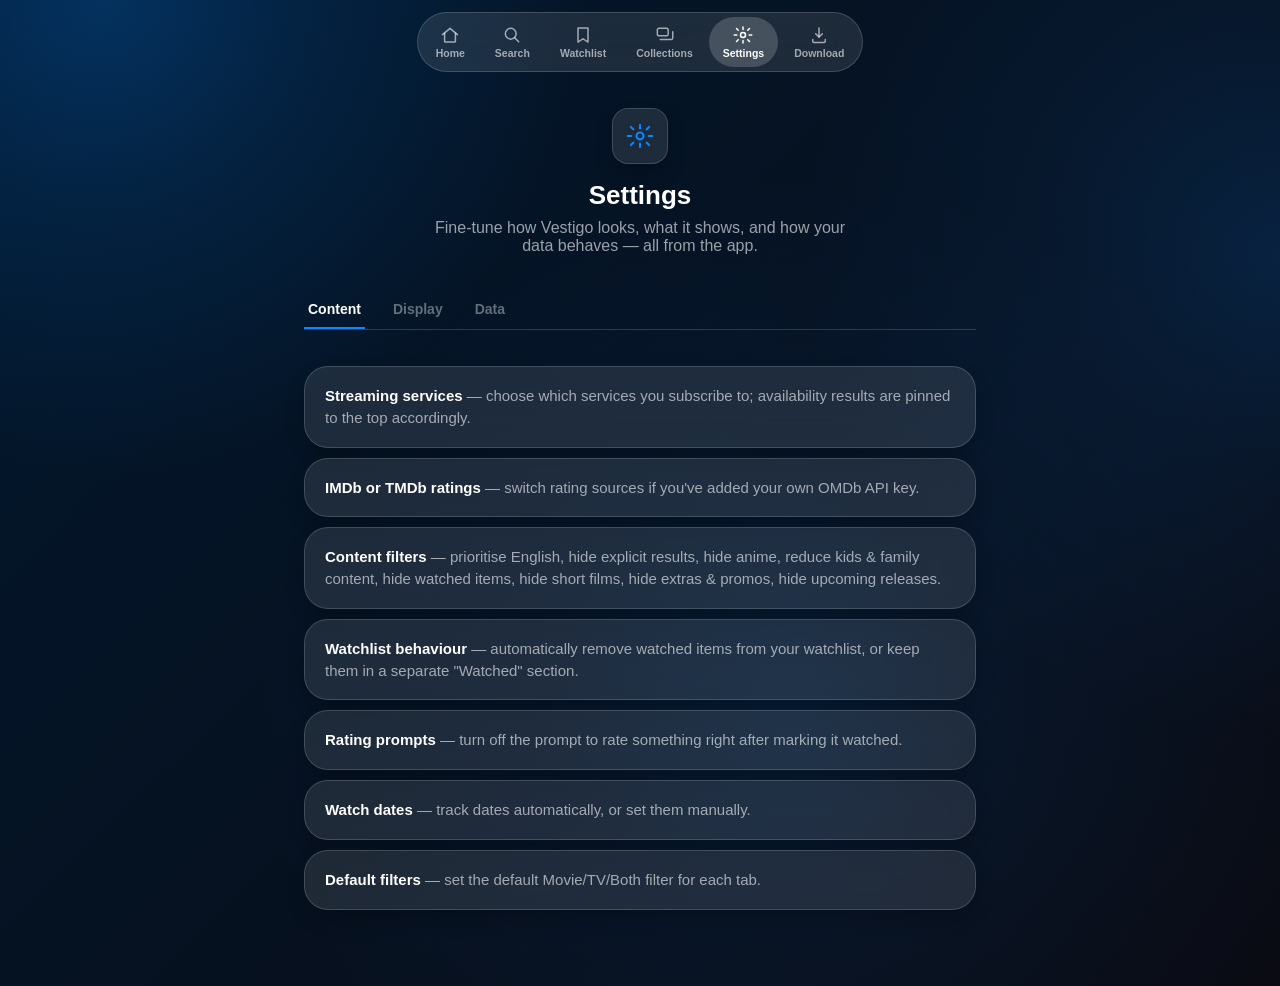
<file: settings/index.html>
<!doctype html>
<html lang="en">
<head>
  <meta charset="utf-8">
  <meta name="viewport" content="width=device-width, initial-scale=0.85, maximum-scale=5">
  <meta name="theme-color" content="#000000">
  <meta name="description" content="Vestigo settings — content, display, and data.">
  <title>Settings — Vestigo</title>
  <link rel="icon" type="image/png" href="../vestigo-app-icon.png">
  <link rel="stylesheet" href="../assets/site.css">
  <noscript><style>.fade-in { opacity: 1 !important; transform: none !important; }</style></noscript>
  <style>
    main.wrap { padding-bottom: 40px; }
    .settings-subtabs {
      display: flex;
      gap: 6px;
      margin: 28px 0 4px;
      border-bottom: 1px solid var(--glass-stroke);
    }
    .subtab-btn {
      border: none;
      background: transparent;
      color: var(--text-tertiary);
      font-size: 14px;
      font-weight: 600;
      padding: 10px 4px;
      margin-right: 18px;
      cursor: pointer;
      border-bottom: 2px solid transparent;
      transition: color 200ms ease, border-color 200ms ease;
    }
    .subtab-btn.active { color: var(--text); border-bottom-color: var(--accent); }
    .subpanel { display: none; }
    .subpanel.active { display: block; }
  </style>
</head>
<body>
  <nav class="tabs">
    <div class="tab-bar" role="tablist" aria-label="Vestigo site sections">
      <a class="tab-btn" href="/">
        <svg viewBox="0 0 24 24" fill="none" stroke="currentColor" stroke-width="1.8" stroke-linecap="round" stroke-linejoin="round"><path d="M3 11.5 12 4l9 7.5"/><path d="M5.5 10v9.5A1 1 0 0 0 6.5 20.5h11a1 1 0 0 0 1-1V10"/></svg>
        <span class="label">Home</span>
      </a>
      <a class="tab-btn" href="/search/">
        <svg viewBox="0 0 24 24" fill="none" stroke="currentColor" stroke-width="1.8" stroke-linecap="round" stroke-linejoin="round"><circle cx="10.5" cy="10.5" r="6.5"/><path d="M20 20l-4.8-4.8"/></svg>
        <span class="label">Search</span>
      </a>
      <a class="tab-btn" href="/watchlist/">
        <svg viewBox="0 0 24 24" fill="none" stroke="currentColor" stroke-width="1.8" stroke-linecap="round" stroke-linejoin="round"><path d="M6 3.5h12v17l-6-4-6 4z"/></svg>
        <span class="label">Watchlist</span>
      </a>
      <a class="tab-btn" href="/collections/">
        <svg viewBox="0 0 24 24" fill="none" stroke="currentColor" stroke-width="1.8" stroke-linecap="round" stroke-linejoin="round"><rect x="4" y="4" width="13" height="9" rx="2"/><path d="M7.5 17.5h13a2 2 0 0 0 2-2V8"/></svg>
        <span class="label">Collections</span>
      </a>
      <a class="tab-btn" href="/settings/">
        <svg viewBox="0 0 24 24" fill="none" stroke="currentColor" stroke-width="1.8" stroke-linecap="round" stroke-linejoin="round"><circle cx="12" cy="12" r="3"/><path d="M12 2.5v3M12 18.5v3M4.2 4.2l2.1 2.1M17.7 17.7l2.1 2.1M1.5 12h3M19.5 12h3M4.2 19.8l2.1-2.1M17.7 6.3l2.1-2.1"/></svg>
        <span class="label">Settings</span>
      </a>
      <a class="tab-btn" href="/download/">
        <svg viewBox="0 0 24 24" fill="none" stroke="currentColor" stroke-width="1.8" stroke-linecap="round" stroke-linejoin="round"><path d="M12 3.5v11"/><path d="M8 10.5l4 4 4-4"/><path d="M4.5 17.5v2A1.5 1.5 0 0 0 6 21h12a1.5 1.5 0 0 0 1.5-1.5v-2"/></svg>
        <span class="label">Download</span>
      </a>
    </div>
  </nav>

  <main class="wrap">
    <div class="panel-intro fade-in">
      <div class="icon-badge glass"><svg viewBox="0 0 24 24" fill="none" stroke="currentColor" stroke-width="1.8" stroke-linecap="round" stroke-linejoin="round"><circle cx="12" cy="12" r="3"/><path d="M12 2.5v3M12 18.5v3M4.2 4.2l2.1 2.1M17.7 17.7l2.1 2.1M1.5 12h3M19.5 12h3M4.2 19.8l2.1-2.1M17.7 6.3l2.1-2.1"/></svg></div>
      <h1>Settings</h1>
      <p>Fine-tune how Vestigo looks, what it shows, and how your data behaves — all from the app.</p>
    </div>

    <div class="settings-subtabs" role="tablist" aria-label="Settings sections">
      <button class="subtab-btn active" data-subpanel="content" role="tab" aria-selected="true">Content</button>
      <button class="subtab-btn" data-subpanel="display" role="tab" aria-selected="false">Display</button>
      <button class="subtab-btn" data-subpanel="data" role="tab" aria-selected="false">Data</button>
    </div>

    <div id="subpanel-content" class="subpanel active">
      <div class="feature-group fade-in">
        <div class="glass feature-card"><p><strong>Streaming services</strong> — choose which services you subscribe to; availability results are pinned to the top accordingly.</p></div>
        <div class="glass feature-card"><p><strong>IMDb or TMDb ratings</strong> — switch rating sources if you've added your own OMDb API key.</p></div>
        <div class="glass feature-card"><p><strong>Content filters</strong> — prioritise English, hide explicit results, hide anime, reduce kids &amp; family content, hide watched items, hide short films, hide extras &amp; promos, hide upcoming releases.</p></div>
        <div class="glass feature-card"><p><strong>Watchlist behaviour</strong> — automatically remove watched items from your watchlist, or keep them in a separate "Watched" section.</p></div>
        <div class="glass feature-card"><p><strong>Rating prompts</strong> — turn off the prompt to rate something right after marking it watched.</p></div>
        <div class="glass feature-card"><p><strong>Watch dates</strong> — track dates automatically, or set them manually.</p></div>
        <div class="glass feature-card"><p><strong>Default filters</strong> — set the default Movie/TV/Both filter for each tab.</p></div>
      </div>
    </div>

    <div id="subpanel-display" class="subpanel">
      <div class="feature-group fade-in">
        <div class="glass feature-card"><p><strong>Light &amp; dark mode</strong> — switch appearance, or follow your system setting.</p></div>
        <div class="glass feature-card"><p><strong>Accent &amp; background colour</strong> — personalize the app's colour, like the one behind this very page.</p></div>
        <div class="glass feature-card"><p><strong>Carousel order</strong> — reorder the Home tab's carousels, including the For You recommendations sub-carousels.</p></div>
      </div>
    </div>

    <div id="subpanel-data" class="subpanel">
      <div class="feature-group fade-in">
        <div class="glass feature-card"><p><strong>Export &amp; import</strong> — back up your watched history as a .csv or .txt file, or import one from Letterboxd.</p></div>
        <div class="glass feature-card"><p><strong>Hidden items</strong> — review titles you've marked "not interested" or "never show again."</p></div>
        <div class="glass feature-card"><p><strong>Replay tour</strong> — revisit the first-launch welcome tour anytime.</p></div>
        <div class="glass feature-card"><p><strong>Clear caches</strong> — free up storage from temporary data (ratings, streaming availability, search results) without touching your watchlist, watched history, ratings, or collections.</p></div>
        <div class="glass feature-card"><p><strong>Reset</strong> — reset settings and data entirely, if you want a clean start.</p></div>
      </div>
    </div>
  </main>

  <script src="../assets/site.js"></script>
  <script>
    document.querySelectorAll(".subtab-btn").forEach((btn) => {
      btn.addEventListener("click", () => {
        document.querySelectorAll(".subtab-btn").forEach((b) => {
          b.classList.remove("active");
          b.setAttribute("aria-selected", "false");
        });
        btn.classList.add("active");
        btn.setAttribute("aria-selected", "true");
        const target = btn.dataset.subpanel;
        document.querySelectorAll(".subpanel").forEach((panel) => {
          panel.classList.toggle("active", panel.id === `subpanel-${target}`);
        });
      });
    });

    initNavActiveState();
    initNavOffset();
    initFadeInOnScroll();
  </script>
</body>
</html>
</file>
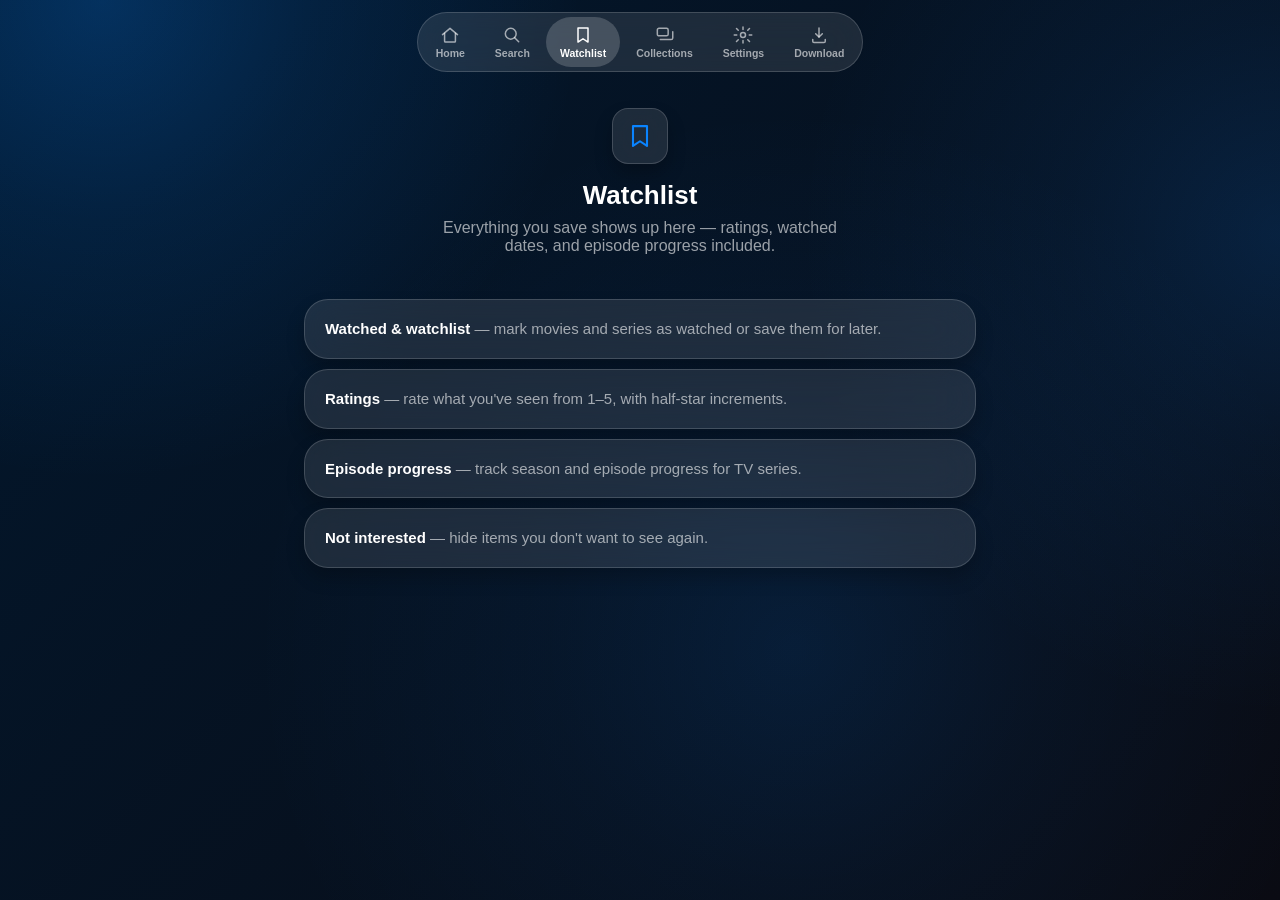
<file: watchlist/index.html>
<!doctype html>
<html lang="en">
<head>
  <meta charset="utf-8">
  <meta name="viewport" content="width=device-width, initial-scale=0.85, maximum-scale=5">
  <meta name="theme-color" content="#000000">
  <meta name="description" content="Your watchlist on Vestigo.">
  <title>Watchlist — Vestigo</title>
  <link rel="icon" type="image/png" href="../vestigo-app-icon.png">
  <link rel="stylesheet" href="../assets/site.css">
  <noscript><style>.fade-in { opacity: 1 !important; transform: none !important; }</style></noscript>
  <style>
    main.wrap { padding-bottom: 40px; }
  </style>
</head>
<body>
  <nav class="tabs">
    <div class="tab-bar" role="tablist" aria-label="Vestigo site sections">
      <a class="tab-btn" href="/">
        <svg viewBox="0 0 24 24" fill="none" stroke="currentColor" stroke-width="1.8" stroke-linecap="round" stroke-linejoin="round"><path d="M3 11.5 12 4l9 7.5"/><path d="M5.5 10v9.5A1 1 0 0 0 6.5 20.5h11a1 1 0 0 0 1-1V10"/></svg>
        <span class="label">Home</span>
      </a>
      <a class="tab-btn" href="/search/">
        <svg viewBox="0 0 24 24" fill="none" stroke="currentColor" stroke-width="1.8" stroke-linecap="round" stroke-linejoin="round"><circle cx="10.5" cy="10.5" r="6.5"/><path d="M20 20l-4.8-4.8"/></svg>
        <span class="label">Search</span>
      </a>
      <a class="tab-btn" href="/watchlist/">
        <svg viewBox="0 0 24 24" fill="none" stroke="currentColor" stroke-width="1.8" stroke-linecap="round" stroke-linejoin="round"><path d="M6 3.5h12v17l-6-4-6 4z"/></svg>
        <span class="label">Watchlist</span>
      </a>
      <a class="tab-btn" href="/collections/">
        <svg viewBox="0 0 24 24" fill="none" stroke="currentColor" stroke-width="1.8" stroke-linecap="round" stroke-linejoin="round"><rect x="4" y="4" width="13" height="9" rx="2"/><path d="M7.5 17.5h13a2 2 0 0 0 2-2V8"/></svg>
        <span class="label">Collections</span>
      </a>
      <a class="tab-btn" href="/settings/">
        <svg viewBox="0 0 24 24" fill="none" stroke="currentColor" stroke-width="1.8" stroke-linecap="round" stroke-linejoin="round"><circle cx="12" cy="12" r="3"/><path d="M12 2.5v3M12 18.5v3M4.2 4.2l2.1 2.1M17.7 17.7l2.1 2.1M1.5 12h3M19.5 12h3M4.2 19.8l2.1-2.1M17.7 6.3l2.1-2.1"/></svg>
        <span class="label">Settings</span>
      </a>
      <a class="tab-btn" href="/download/">
        <svg viewBox="0 0 24 24" fill="none" stroke="currentColor" stroke-width="1.8" stroke-linecap="round" stroke-linejoin="round"><path d="M12 3.5v11"/><path d="M8 10.5l4 4 4-4"/><path d="M4.5 17.5v2A1.5 1.5 0 0 0 6 21h12a1.5 1.5 0 0 0 1.5-1.5v-2"/></svg>
        <span class="label">Download</span>
      </a>
    </div>
  </nav>

  <main class="wrap">
    <div class="panel-intro fade-in">
      <div class="icon-badge glass"><svg viewBox="0 0 24 24" fill="none" stroke="currentColor" stroke-width="1.8" stroke-linecap="round" stroke-linejoin="round"><path d="M6 3.5h12v17l-6-4-6 4z"/></svg></div>
      <h1>Watchlist</h1>
      <p>Everything you save shows up here — ratings, watched dates, and episode progress included.</p>
    </div>
    <div class="feature-group fade-in">
      <div class="glass feature-card"><p><strong>Watched &amp; watchlist</strong> — mark movies and series as watched or save them for later.</p></div>
      <div class="glass feature-card"><p><strong>Ratings</strong> — rate what you've seen from 1–5, with half-star increments.</p></div>
      <div class="glass feature-card"><p><strong>Episode progress</strong> — track season and episode progress for TV series.</p></div>
      <div class="glass feature-card"><p><strong>Not interested</strong> — hide items you don't want to see again.</p></div>
    </div>
  </main>

  <script src="../assets/site.js"></script>
  <script>
    initNavActiveState();
    initNavOffset();
    initFadeInOnScroll();
  </script>
</body>
</html>
</file>
<file: assets/site.css>
/* Vestigo web design system — mirrors the iOS app's dark theme, liquid-glass
   cards, and pill buttons (see Vestigo/Views/ViewModifiers.swift liquidGlass). */

:root {
  color-scheme: dark;
  --bg: #000000;
  --bg-elevated: #0a0a0a;
  --text: #ffffff;
  --text-secondary: rgba(255, 255, 255, 0.6);
  --text-tertiary: rgba(255, 255, 255, 0.38);
  --accent: #0a84ff;
  --glass-fill: rgba(255, 255, 255, 0.10);
  --glass-stroke: rgba(255, 255, 255, 0.16);
  --glass-shadow: rgba(0, 0, 0, 0.22);
  --radius-card: 24px;
  --radius-sheet: 32px;
  --radius-pill: 999px;
  --max-width: 720px;
}

* { box-sizing: border-box; }

html, body {
  margin: 0;
  min-height: 100%;
  background: #000;
  /* Prevents mobile Safari's rubber-band overscroll from revealing plain
     black past the top/bottom edges when the dynamic toolbar shows/hides. */
  overscroll-behavior-y: none;
}

/* Matches AppBackground in Vestigo/Views/BaseScreen.swift: a top-left→bottom-right
   gradient from the accent color into near-black, plus three soft accent-colored
   glow blobs. This is body's own background (not a separate fixed layer) so
   it always exactly covers body's box — no viewport-tracking edge cases. */
body {
  min-height: 100svh;
  background:
    radial-gradient(circle 480px at 8% 0%, rgba(10, 132, 255, 0.24) 0%, rgba(10, 132, 255, 0.10) 45%, transparent 100%),
    radial-gradient(circle 480px at 100% 26%, rgba(10, 132, 255, 0.16) 0%, rgba(10, 132, 255, 0.07) 45%, transparent 100%),
    radial-gradient(circle 540px at 62% 72%, rgba(10, 132, 255, 0.12) 0%, rgba(10, 132, 255, 0.05) 45%, transparent 100%),
    linear-gradient(135deg, rgba(10, 132, 255, 0.18), rgb(10, 11, 19));
  color: var(--text);
  font-family: -apple-system, BlinkMacSystemFont, "SF Pro Text", "Segoe UI", sans-serif;
  -webkit-font-smoothing: antialiased;
  overflow-x: hidden;
}

img { display: block; max-width: 100%; height: auto; }

a { color: inherit; text-decoration: none; }

.wrap {
  max-width: var(--max-width);
  margin: 0 auto;
  padding: 0 24px;
}

/* Liquid-glass surface — translucent fill + hairline stroke + soft shadow,
   matching LiquidGlassModifier's pre-iOS-26 fallback (ultraThinMaterial). */
.glass {
  background: var(--glass-fill);
  border: 1px solid var(--glass-stroke);
  border-radius: var(--radius-card);
  backdrop-filter: blur(20px);
  -webkit-backdrop-filter: blur(20px);
  box-shadow: 0 10px 18px var(--glass-shadow);
}

/* Pill buttons */
.btn {
  display: inline-flex;
  align-items: center;
  justify-content: center;
  gap: 8px;
  min-height: 50px;
  padding: 0 26px;
  border-radius: var(--radius-pill);
  font-size: 16px;
  font-weight: 600;
  border: none;
  cursor: pointer;
  transition: background-color 150ms ease, transform 150ms ease, opacity 150ms ease;
  white-space: nowrap;
}

.btn:active { transform: translateY(1px) scale(0.98); }

.btn-primary {
  background: #ffffff;
  color: #090909;
}
.btn-primary:hover { background: #e7e7e7; }

/* Ghost/outline style — for secondary actions nested inside an already-glass
   card, where a second backdrop-filter layer just looks muddy. */
.btn-ghost {
  background: transparent;
  color: var(--text);
  border: 1px solid var(--glass-stroke);
}
.btn-ghost:hover { background: rgba(255, 255, 255, 0.08); }

.btn-block { width: 100%; }

.btn:disabled { opacity: 0.5; cursor: default; }

@media (prefers-reduced-motion: reduce) {
  .btn, .fade-in { transition: none; }
}

/* Scroll/entrance animation, applied via IntersectionObserver in site.js */
.fade-in {
  opacity: 0;
  transform: translateY(16px);
  transition: opacity 600ms ease, transform 600ms ease;
}
.fade-in.is-visible {
  opacity: 1;
  transform: translateY(0);
}

.app-icon {
  width: min(40vw, 168px);
  border-radius: 22.37%; /* matches the app icon's own squircle mask */
  box-shadow: 0 12px 32px rgba(0, 0, 0, 0.5);
}

.small { font-size: 13px; color: var(--text-tertiary); }
.sub { color: var(--text-secondary); }

/* Tab bar — a floating glass capsule at the top, mirroring the app's own
   selectedGlassCapsule pattern (ViewModifiers.swift): an outer translucent
   pill container with an inner pill highlight on the active tab, rather
   than a flat full-width bar. Shared by every page (index, friend, media)
   so there's always a way back to the rest of the site. */
nav.tabs {
  position: fixed;
  top: 0;
  left: 0;
  right: 0;
  z-index: 10;
  display: flex;
  justify-content: center;
  padding: 12px 0;
}
.tab-bar {
  display: inline-flex;
  gap: 2px;
  padding: 4px;
  border-radius: var(--radius-pill);
  background: var(--glass-fill);
  border: 1px solid var(--glass-stroke);
  backdrop-filter: blur(20px);
  -webkit-backdrop-filter: blur(20px);
  max-width: 100%;
  overflow-x: auto;
}
.tab-btn {
  display: flex;
  flex-direction: column;
  align-items: center;
  gap: 2px;
  border: none;
  background: transparent;
  color: var(--text-secondary);
  font-size: 10.5px;
  font-weight: 600;
  padding: 8px 14px;
  border-radius: calc(var(--radius-pill) - 4px);
  cursor: pointer;
  transition: background-color 200ms ease, color 200ms ease;
  white-space: nowrap;
}
.tab-btn svg { width: 20px; height: 20px; flex-shrink: 0; }
.tab-btn.active { background: rgba(255, 255, 255, 0.18); color: var(--text); }

.feature-group { margin: 36px 0; }
.feature-group h2 {
  font-size: 13px;
  font-weight: 700;
  text-transform: uppercase;
  letter-spacing: 0.06em;
  color: var(--accent);
  margin: 0;
}

/* Section header row — title + chevron, matching MediaSection.swift's
   tappable "Title ... chevron.right" pattern. Tapping expands the row
   below into a full wrapping grid instead of navigating away. */
.section-header {
  display: flex;
  align-items: center;
  justify-content: space-between;
  gap: 8px;
  cursor: pointer;
  margin: 0 0 14px;
  /* Full-bleed, matching .media-row exactly, so the heading and chevron sit
     at the same edges as the carousel below instead of the narrow text column. */
  width: 100vw;
  margin-left: calc(50% - 50vw);
  padding: 0 32px;
}
.section-header .chevron {
  width: 14px;
  height: 14px;
  flex-shrink: 0;
  color: var(--text-tertiary);
  transition: transform 200ms ease;
}
.section-header.expanded .chevron { transform: rotate(90deg); }

/* Horizontally-scrolling rows of real, live TMDb data — see assets/live-data.js.
   Each card links to /media/, the same landing page shared media links use. */
.media-row {
  display: flex;
  gap: 14px;
  overflow-x: auto;
  scroll-snap-type: x proximity;
  /* Full-bleed: break out of .wrap's centered 720px column so the row
     actually uses the whole window as it resizes. */
  width: 100vw;
  margin-left: calc(50% - 50vw);
  padding: 4px 32px 10px;
}
/* Desktop, collapsed: capped to however many cards fit with no scroll
   needed (computed in live-data.js), centered instead of left-anchored. */
.media-row.media-row-center {
  justify-content: center;
  overflow-x: visible;
}
/* Chevron-expanded: show the full fetched list as a wrapping grid. */
.media-row.media-row-wrap {
  flex-wrap: wrap;
  overflow-x: visible;
  justify-content: center;
}
.media-card {
  flex: 0 0 auto;
  width: 120px;
  scroll-snap-align: start;
}
.media-card-poster {
  width: 120px;
  height: 180px;
  border-radius: 18%;
  background: var(--glass-fill);
  overflow: hidden;
  box-shadow: 0 8px 18px rgba(0, 0, 0, 0.4);
}
.media-card-poster img { width: 100%; height: 100%; object-fit: cover; }
.media-card-title {
  margin-top: 8px;
  font-size: 12.5px;
  font-weight: 600;
  line-height: 1.3;
  display: -webkit-box;
  -webkit-line-clamp: 2;
  -webkit-box-orient: vertical;
  overflow: hidden;
}
.media-card-meta { margin-top: 2px; font-size: 11px; color: var(--text-tertiary); }
.row-loading, .row-error { padding: 8px 2px; }

.feature-card {
  padding: 18px 20px;
  margin-bottom: 10px;
}
.feature-card p { margin: 0; color: var(--text-secondary); font-size: 15px; line-height: 1.45; }
.feature-card strong { color: var(--text); font-weight: 600; }

.panel-intro { text-align: center; padding: 24px 0 8px; }
.panel-intro .icon-badge {
  width: 56px;
  height: 56px;
  border-radius: 16px;
  display: flex;
  align-items: center;
  justify-content: center;
  margin: 0 auto 16px;
  color: var(--accent);
}
.panel-intro .icon-badge svg { width: 28px; height: 28px; }
.panel-intro h1 { font-size: 26px; margin: 0 0 8px; }
.panel-intro p { color: var(--text-secondary); margin: 0 auto; max-width: 440px; }

/* A little less scale on phones — everything below was sized against a
   desktop-first pass and read slightly large/zoomed-in on real phones. */
@media (max-width: 480px) {
  .btn { min-height: 45px; font-size: 15px; padding: 0 22px; }
  .app-icon { width: min(36vw, 150px); }
  .wrap { padding: 0 20px; }
  .tab-btn { font-size: 9.5px; padding: 6px 9px; }
  .tab-btn svg { width: 18px; height: 18px; }
  .feature-group h2 { font-size: 12px; }
  .feature-card { padding: 15px 17px; }
  .feature-card p { font-size: 14px; }
  .panel-intro h1 { font-size: 22px; }
  .panel-intro p { font-size: 14px; }
  .panel-intro .icon-badge { width: 48px; height: 48px; }
}
</file>
